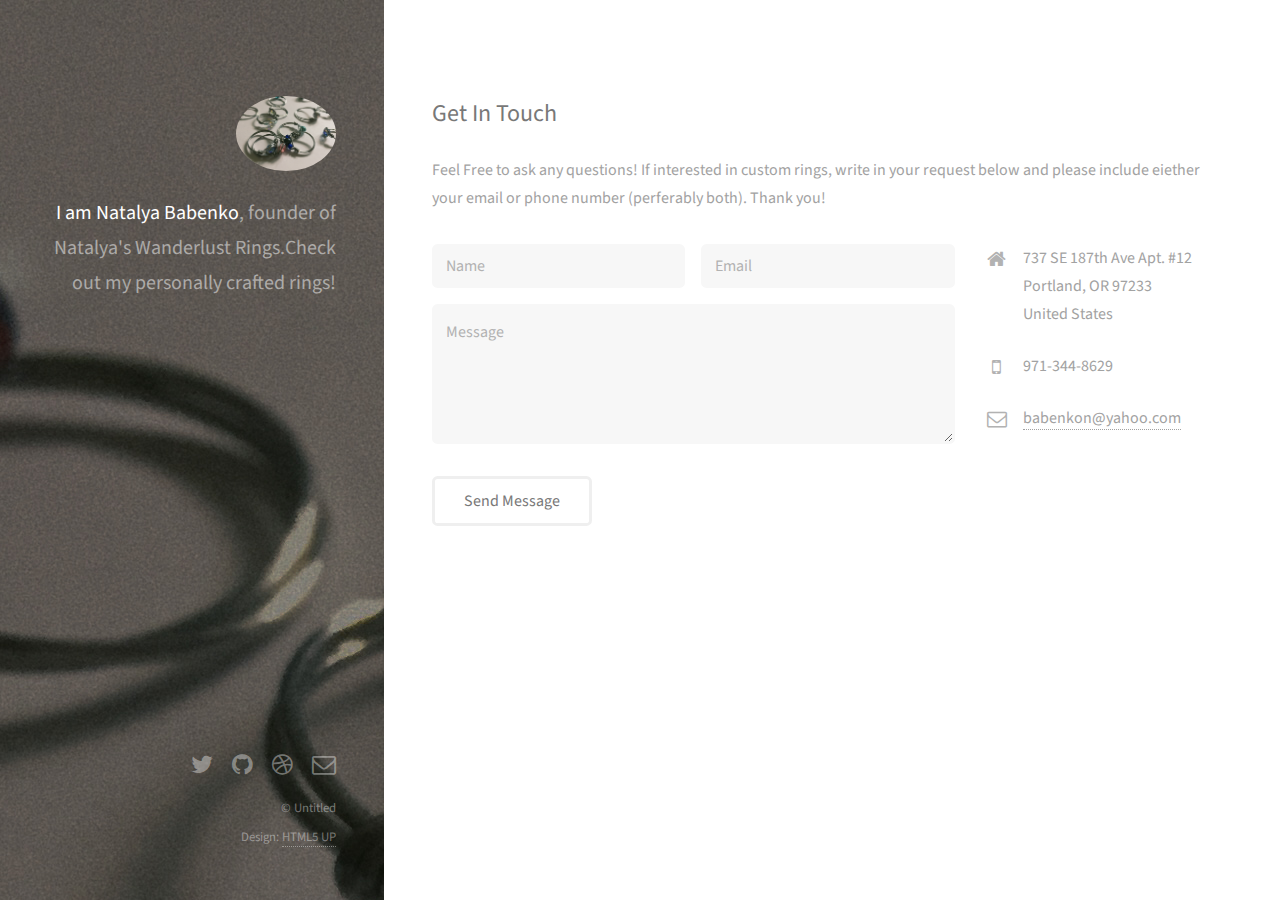
<file: Get in Touch.html>
<!DOCTYPE HTML>
<!--
	Strata by HTML5 UP
	html5up.net | @ajlkn
	Free for personal and commercial use under the CCA 3.0 license (html5up.net/license)
-->
<html>
	<head>
		<title>Natalya's Wanderlust Rings</title>
		<meta charset="utf-8" />
		<meta name="viewport" content="width=device-width, initial-scale=1" />
		<!--[if lte IE 8]><script src="assets/js/ie/html5shiv.js"></script><![endif]-->
		<link rel="stylesheet" href="assets/css/main.css" />
		<!--[if lte IE 8]><link rel="stylesheet" href="assets/css/ie8.css" /><![endif]-->
	</head>
	<body id="top">

		<!-- Header -->
			<header id="header">
				<div class="inner">
					<a href="index.html" class="image avatar"><img src="images/image1.jpeg" alt="" /></a>
					<h1><strong>I am Natalya Babenko</strong>, founder of Natalya's Wanderlust Rings.<br />Check out my personally crafted rings!
					<br />
				</div>
			</header>

		<!-- Main -->
			<div id="main">

				<!-- Three -->
					<section id="three">
						<h2>Get In Touch</h2>
						<p>Feel Free to ask any questions! If interested in custom rings, write in your request below and please include eiether your email or phone number (perferably both). Thank you! </p>
						<div class="row">
							<div class="8u 12u$(small)">
								<form method="post" action="#">
									<div class="row uniform 50%">
										<div class="6u 12u$(xsmall)"><input type="text" name="name" id="name" placeholder="Name" /></div>
										<div class="6u$ 12u$(xsmall)"><input type="email" name="email" id="email" placeholder="Email" /></div>
										<div class="12u$"><textarea name="message" id="message" placeholder="Message" rows="4"></textarea></div>
									</div>
								</form>
								<ul class="actions">
									<li><input type="submit" value="Send Message" /></li>
								</ul>
							</div>
							<div class="4u$ 12u$(small)">
								<ul class="labeled-icons">
									<li>
										<h3 class="icon fa-home"><span class="label">Address</span></h3>
										737 SE 187th Ave Apt. #12<br />
										Portland, OR 97233<br />
										United States
									</li>
									<li>
										<h3 class="icon fa-mobile"><span class="label">Phone</span></h3>
										971-344-8629									</li>
									<li>
										<h3 class="icon fa-envelope-o"><span class="label">Email</span></h3>
										<a href="#">babenkon@yahoo.com</a>
									</li>
								</ul>
							</div>
						</div>
					</section>

				<!-- Four -->
				<!--
					<section id="four">
						<h2>Elements</h2>

						<section>
							<h4>Text</h4>
							<p>This is <b>bold</b> and this is <strong>strong</strong>. This is <i>italic</i> and this is <em>emphasized</em>.
							This is <sup>superscript</sup> text and this is <sub>subscript</sub> text.
							This is <u>underlined</u> and this is code: <code>for (;;) { ... }</code>. Finally, <a href="#">this is a link</a>.</p>
							<hr />
							<header>
								<h4>Heading with a Subtitle</h4>
								<p>Lorem ipsum dolor sit amet nullam id egestas urna aliquam</p>
							</header>
							<p>Nunc lacinia ante nunc ac lobortis. Interdum adipiscing gravida odio porttitor sem non mi integer non faucibus ornare mi ut ante amet placerat aliquet. Volutpat eu sed ante lacinia sapien lorem accumsan varius montes viverra nibh in adipiscing blandit tempus accumsan.</p>
							<header>
								<h5>Heading with a Subtitle</h5>
								<p>Lorem ipsum dolor sit amet nullam id egestas urna aliquam</p>
							</header>
							<p>Nunc lacinia ante nunc ac lobortis. Interdum adipiscing gravida odio porttitor sem non mi integer non faucibus ornare mi ut ante amet placerat aliquet. Volutpat eu sed ante lacinia sapien lorem accumsan varius montes viverra nibh in adipiscing blandit tempus accumsan.</p>
							<hr />
							<h2>Heading Level 2</h2>
							<h3>Heading Level 3</h3>
							<h4>Heading Level 4</h4>
							<h5>Heading Level 5</h5>
							<h6>Heading Level 6</h6>
							<hr />
							<h5>Blockquote</h5>
							<blockquote>Fringilla nisl. Donec accumsan interdum nisi, quis tincidunt felis sagittis eget tempus euismod. Vestibulum ante ipsum primis in faucibus vestibulum. Blandit adipiscing eu felis iaculis volutpat ac adipiscing accumsan faucibus. Vestibulum ante ipsum primis in faucibus lorem ipsum dolor sit amet nullam adipiscing eu felis.</blockquote>
							<h5>Preformatted</h5>
							<pre><code>i = 0;

while (!deck.isInOrder()) {
print 'Iteration ' + i;
deck.shuffle();
i++;
}

print 'It took ' + i + ' iterations to sort the deck.';</code></pre>
						</section>

						<section>
							<h4>Lists</h4>
							<div class="row">
								<div class="6u 12u$(xsmall)">
									<h5>Unordered</h5>
									<ul>
										<li>Dolor pulvinar etiam magna etiam.</li>
										<li>Sagittis adipiscing lorem eleifend.</li>
										<li>Felis enim feugiat dolore viverra.</li>
									</ul>
									<h5>Alternate</h5>
									<ul class="alt">
										<li>Dolor pulvinar etiam magna etiam.</li>
										<li>Sagittis adipiscing lorem eleifend.</li>
										<li>Felis enim feugiat dolore viverra.</li>
									</ul>
								</div>
								<div class="6u$ 12u$(xsmall)">
									<h5>Ordered</h5>
									<ol>
										<li>Dolor pulvinar etiam magna etiam.</li>
										<li>Etiam vel felis at lorem sed viverra.</li>
										<li>Felis enim feugiat dolore viverra.</li>
										<li>Dolor pulvinar etiam magna etiam.</li>
										<li>Etiam vel felis at lorem sed viverra.</li>
										<li>Felis enim feugiat dolore viverra.</li>
									</ol>
									<h5>Icons</h5>
									<ul class="icons">
										<li><a href="#" class="icon fa-twitter"><span class="label">Twitter</span></a></li>
										<li><a href="#" class="icon fa-facebook"><span class="label">Facebook</span></a></li>
										<li><a href="#" class="icon fa-instagram"><span class="label">Instagram</span></a></li>
										<li><a href="#" class="icon fa-github"><span class="label">Github</span></a></li>
										<li><a href="#" class="icon fa-dribbble"><span class="label">Dribbble</span></a></li>
										<li><a href="#" class="icon fa-tumblr"><span class="label">Tumblr</span></a></li>
									</ul>
								</div>
							</div>
							<h5>Actions</h5>
							<ul class="actions">
								<li><a href="#" class="button special">Default</a></li>
								<li><a href="#" class="button">Default</a></li>
							</ul>
							<ul class="actions small">
								<li><a href="#" class="button special small">Small</a></li>
								<li><a href="#" class="button small">Small</a></li>
							</ul>
							<div class="row">
								<div class="6u 12u$(small)">
									<ul class="actions vertical">
										<li><a href="#" class="button special">Default</a></li>
										<li><a href="#" class="button">Default</a></li>
									</ul>
								</div>
								<div class="6u$ 12u$(small)">
									<ul class="actions vertical small">
										<li><a href="#" class="button special small">Small</a></li>
										<li><a href="#" class="button small">Small</a></li>
									</ul>
								</div>
								<div class="6u 12u$(small)">
									<ul class="actions vertical">
										<li><a href="#" class="button special fit">Default</a></li>
										<li><a href="#" class="button fit">Default</a></li>
									</ul>
								</div>
								<div class="6u$ 12u$(small)">
									<ul class="actions vertical small">
										<li><a href="#" class="button special small fit">Small</a></li>
										<li><a href="#" class="button small fit">Small</a></li>
									</ul>
								</div>
							</div>
						</section>

						<section>
							<h4>Table</h4>
							<h5>Default</h5>
							<div class="table-wrapper">
								<table>
									<thead>
										<tr>
											<th>Name</th>
											<th>Description</th>
											<th>Price</th>
										</tr>
									</thead>
									<tbody>
										<tr>
											<td>Item One</td>
											<td>Ante turpis integer aliquet porttitor.</td>
											<td>29.99</td>
										</tr>
										<tr>
											<td>Item Two</td>
											<td>Vis ac commodo adipiscing arcu aliquet.</td>
											<td>19.99</td>
										</tr>
										<tr>
											<td>Item Three</td>
											<td> Morbi faucibus arcu accumsan lorem.</td>
											<td>29.99</td>
										</tr>
										<tr>
											<td>Item Four</td>
											<td>Vitae integer tempus condimentum.</td>
											<td>19.99</td>
										</tr>
										<tr>
											<td>Item Five</td>
											<td>Ante turpis integer aliquet porttitor.</td>
											<td>29.99</td>
										</tr>
									</tbody>
									<tfoot>
										<tr>
											<td colspan="2"></td>
											<td>100.00</td>
										</tr>
									</tfoot>
								</table>
							</div>

							<h5>Alternate</h5>
							<div class="table-wrapper">
								<table class="alt">
									<thead>
										<tr>
											<th>Name</th>
											<th>Description</th>
											<th>Price</th>
										</tr>
									</thead>
									<tbody>
										<tr>
											<td>Item One</td>
											<td>Ante turpis integer aliquet porttitor.</td>
											<td>29.99</td>
										</tr>
										<tr>
											<td>Item Two</td>
											<td>Vis ac commodo adipiscing arcu aliquet.</td>
											<td>19.99</td>
										</tr>
										<tr>
											<td>Item Three</td>
											<td> Morbi faucibus arcu accumsan lorem.</td>
											<td>29.99</td>
										</tr>
										<tr>
											<td>Item Four</td>
											<td>Vitae integer tempus condimentum.</td>
											<td>19.99</td>
										</tr>
										<tr>
											<td>Item Five</td>
											<td>Ante turpis integer aliquet porttitor.</td>
											<td>29.99</td>
										</tr>
									</tbody>
									<tfoot>
										<tr>
											<td colspan="2"></td>
											<td>100.00</td>
										</tr>
									</tfoot>
								</table>
							</div>
						</section>

						<section>
							<h4>Buttons</h4>
							<ul class="actions">
								<li><a href="#" class="button special">Special</a></li>
								<li><a href="#" class="button">Default</a></li>
							</ul>
							<ul class="actions">
								<li><a href="#" class="button big">Big</a></li>
								<li><a href="#" class="button">Default</a></li>
								<li><a href="#" class="button small">Small</a></li>
							</ul>
							<ul class="actions fit">
								<li><a href="#" class="button special fit">Fit</a></li>
								<li><a href="#" class="button fit">Fit</a></li>
							</ul>
							<ul class="actions fit small">
								<li><a href="#" class="button special fit small">Fit + Small</a></li>
								<li><a href="#" class="button fit small">Fit + Small</a></li>
							</ul>
							<ul class="actions">
								<li><a href="#" class="button special icon fa-download">Icon</a></li>
								<li><a href="#" class="button icon fa-download">Icon</a></li>
							</ul>
							<ul class="actions">
								<li><span class="button special disabled">Special</span></li>
								<li><span class="button disabled">Default</span></li>
							</ul>
						</section>

						<section>
							<h4>Form</h4>
							<form method="post" action="#">
								<div class="row uniform 50%">
									<div class="6u 12u$(xsmall)">
										<input type="text" name="demo-name" id="demo-name" value="" placeholder="Name" />
									</div>
									<div class="6u$ 12u$(xsmall)">
										<input type="email" name="demo-email" id="demo-email" value="" placeholder="Email" />
									</div>
									<div class="12u$">
										<div class="select-wrapper">
											<select name="demo-category" id="demo-category">
												<option value="">- Category -</option>
												<option value="1">Manufacturing</option>
												<option value="1">Shipping</option>
												<option value="1">Administration</option>
												<option value="1">Human Resources</option>
											</select>
										</div>
									</div>
									<div class="4u 12u$(small)">
										<input type="radio" id="demo-priority-low" name="demo-priority" checked>
										<label for="demo-priority-low">Low Priority</label>
									</div>
									<div class="4u 12u$(small)">
										<input type="radio" id="demo-priority-normal" name="demo-priority">
										<label for="demo-priority-normal">Normal Priority</label>
									</div>
									<div class="4u$ 12u(small)">
										<input type="radio" id="demo-priority-high" name="demo-priority">
										<label for="demo-priority-high">High Priority</label>
									</div>
									<div class="6u 12u$(small)">
										<input type="checkbox" id="demo-copy" name="demo-copy">
										<label for="demo-copy">Email me a copy of this message</label>
									</div>
									<div class="6u$ 12u$(small)">
										<input type="checkbox" id="demo-human" name="demo-human" checked>
										<label for="demo-human">I am a human and not a robot</label>
									</div>
									<div class="12u$">
										<textarea name="demo-message" id="demo-message" placeholder="Enter your message" rows="6"></textarea>
									</div>
									<div class="12u$">
										<ul class="actions">
											<li><input type="submit" value="Send Message" class="special" /></li>
											<li><input type="reset" value="Reset" /></li>
										</ul>
									</div>
								</div>
							</form>
						</section>

						<section>
							<h4>Image</h4>
							<h5>Fit</h5>
							<div class="box alt">
								<div class="row 50% uniform">
									<div class="12u$"><span class="image fit"><img src="images/fulls/05.jpg" alt="" /></span></div>
									<div class="4u"><span class="image fit"><img src="images/thumbs/01.jpg" alt="" /></span></div>
									<div class="4u"><span class="image fit"><img src="images/thumbs/02.jpg" alt="" /></span></div>
									<div class="4u$"><span class="image fit"><img src="images/thumbs/03.jpg" alt="" /></span></div>
									<div class="4u"><span class="image fit"><img src="images/thumbs/04.jpg" alt="" /></span></div>
									<div class="4u"><span class="image fit"><img src="images/thumbs/05.jpg" alt="" /></span></div>
									<div class="4u$"><span class="image fit"><img src="images/thumbs/06.jpg" alt="" /></span></div>
									<div class="4u"><span class="image fit"><img src="images/thumbs/03.jpg" alt="" /></span></div>
									<div class="4u"><span class="image fit"><img src="images/thumbs/02.jpg" alt="" /></span></div>
									<div class="4u$"><span class="image fit"><img src="images/thumbs/01.jpg" alt="" /></span></div>
								</div>
							</div>
							<h5>Left &amp; Right</h5>
							<p><span class="image left"><img src="images/avatar.jpg" alt="" /></span>Fringilla nisl. Donec accumsan interdum nisi, quis tincidunt felis sagittis eget. tempus euismod. Vestibulum ante ipsum primis in faucibus vestibulum. Blandit adipiscing eu felis iaculis volutpat ac adipiscing accumsan eu faucibus. Integer ac pellentesque praesent tincidunt felis sagittis eget. tempus euismod. Vestibulum ante ipsum primis in faucibus vestibulum. Blandit adipiscing eu felis iaculis volutpat ac adipiscing accumsan eu faucibus. Integer ac pellentesque praesent. Donec accumsan interdum nisi, quis tincidunt felis sagittis eget. tempus euismod. Vestibulum ante ipsum primis in faucibus vestibulum. Blandit adipiscing eu felis iaculis volutpat ac adipiscing accumsan eu faucibus. Integer ac pellentesque praesent tincidunt felis sagittis eget. tempus euismod. Vestibulum ante ipsum primis in faucibus vestibulum. Blandit adipiscing eu felis iaculis volutpat ac adipiscing accumsan eu faucibus. Integer ac pellentesque praesent.</p>
							<p><span class="image right"><img src="images/avatar.jpg" alt="" /></span>Fringilla nisl. Donec accumsan interdum nisi, quis tincidunt felis sagittis eget. tempus euismod. Vestibulum ante ipsum primis in faucibus vestibulum. Blandit adipiscing eu felis iaculis volutpat ac adipiscing accumsan eu faucibus. Integer ac pellentesque praesent tincidunt felis sagittis eget. tempus euismod. Vestibulum ante ipsum primis in faucibus vestibulum. Blandit adipiscing eu felis iaculis volutpat ac adipiscing accumsan eu faucibus. Integer ac pellentesque praesent. Donec accumsan interdum nisi, quis tincidunt felis sagittis eget. tempus euismod. Vestibulum ante ipsum primis in faucibus vestibulum. Blandit adipiscing eu felis iaculis volutpat ac adipiscing accumsan eu faucibus. Integer ac pellentesque praesent tincidunt felis sagittis eget. tempus euismod. Vestibulum ante ipsum primis in faucibus vestibulum. Blandit adipiscing eu felis iaculis volutpat ac adipiscing accumsan eu faucibus. Integer ac pellentesque praesent.</p>
						</section>

					</section>
				-->

			</div>

		<!-- Footer -->
			<footer id="footer">
				<div class="inner">
					<ul class="icons">
						<li><a href="#" class="icon fa-twitter"><span class="label">Twitter</span></a></li>
						<li><a href="#" class="icon fa-github"><span class="label">Github</span></a></li>
						<li><a href="#" class="icon fa-dribbble"><span class="label">Dribbble</span></a></li>
						<li><a href="#" class="icon fa-envelope-o"><span class="label">Email</span></a></li>
					</ul>
					<ul class="copyright">
						<li>&copy; Untitled</li><li>Design: <a href="http://html5up.net">HTML5 UP</a></li>
					</ul>
				</div>
			</footer>

		<!-- Scripts -->
			<script src="assets/js/jquery.min.js"></script>
			<script src="assets/js/jquery.poptrox.min.js"></script>
			<script src="assets/js/skel.min.js"></script>
			<script src="assets/js/util.js"></script>
			<!--[if lte IE 8]><script src="assets/js/ie/respond.min.js"></script><![endif]-->
			<script src="assets/js/main.js"></script>

	</body>
</html>
</file>
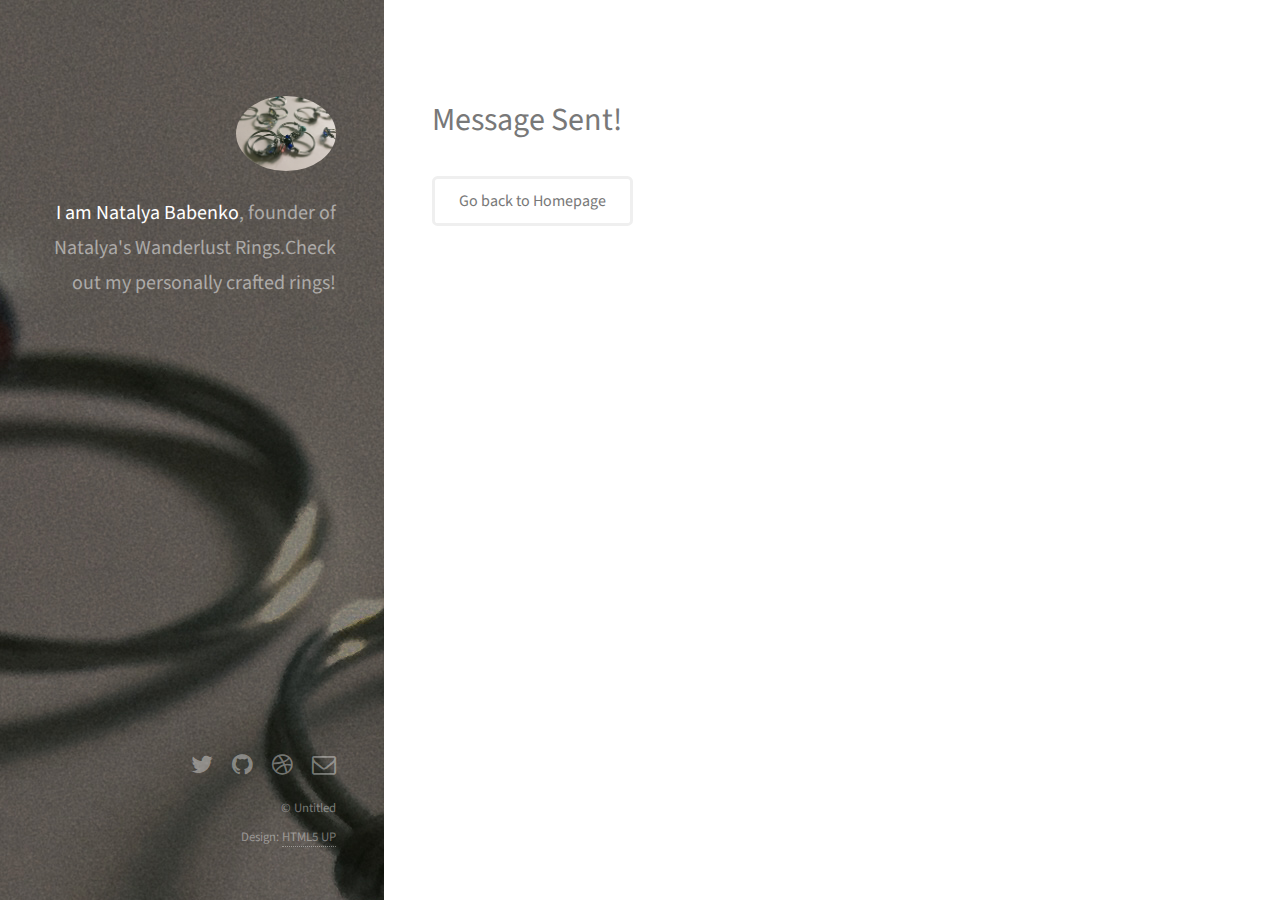
<file: Message.html>
<!DOCTYPE HTML>
<!--
	Strata by HTML5 UP
	html5up.net | @ajlkn
	Free for personal and commercial use under the CCA 3.0 license (html5up.net/license)
-->
<html>
	<head>
		<title>Natalya's Wanderlust Rings</title>
		<meta charset="utf-8" />
		<meta name="viewport" content="width=device-width, initial-scale=1" />
		<!--[if lte IE 8]><script src="assets/js/ie/html5shiv.js"></script><![endif]-->
		<link rel="stylesheet" href="assets/css/main.css" />
		<!--[if lte IE 8]><link rel="stylesheet" href="assets/css/ie8.css" /><![endif]-->
	</head>
	<body id="top">

		<!-- Header -->
			<header id="header">
				<div class="inner">
					<a href="#" class="image avatar"><img src="images/image1.jpeg" alt="" /></a>
					<h1><strong>I am Natalya Babenko</strong>, founder of Natalya's Wanderlust Rings.<br />Check out my personally crafted rings!
					<br />
				</div>
			</header>

		<!-- Main -->
			<div id="main">

				<!-- One -->
					<section id="one">
						<header class="major">
							<h2>Message Sent!</h2>
						</header>
						<ul class="actions">
							<li><a href="index.html" class="button">Go back to Homepage</a></li>
						</ul>
					</section>

				<!-- Four -->
				<!--
					<section id="four">
						<h2>Elements</h2>

						<section>
							<h4>Text</h4>
							<p>This is <b>bold</b> and this is <strong>strong</strong>. This is <i>italic</i> and this is <em>emphasized</em>.
							This is <sup>superscript</sup> text and this is <sub>subscript</sub> text.
							This is <u>underlined</u> and this is code: <code>for (;;) { ... }</code>. Finally, <a href="#">this is a link</a>.</p>
							<hr />
							<header>
								<h4>Heading with a Subtitle</h4>
								<p>Lorem ipsum dolor sit amet nullam id egestas urna aliquam</p>
							</header>
							<p>Nunc lacinia ante nunc ac lobortis. Interdum adipiscing gravida odio porttitor sem non mi integer non faucibus ornare mi ut ante amet placerat aliquet. Volutpat eu sed ante lacinia sapien lorem accumsan varius montes viverra nibh in adipiscing blandit tempus accumsan.</p>
							<header>
								<h5>Heading with a Subtitle</h5>
								<p>Lorem ipsum dolor sit amet nullam id egestas urna aliquam</p>
							</header>
							<p>Nunc lacinia ante nunc ac lobortis. Interdum adipiscing gravida odio porttitor sem non mi integer non faucibus ornare mi ut ante amet placerat aliquet. Volutpat eu sed ante lacinia sapien lorem accumsan varius montes viverra nibh in adipiscing blandit tempus accumsan.</p>
							<hr />
							<h2>Heading Level 2</h2>
							<h3>Heading Level 3</h3>
							<h4>Heading Level 4</h4>
							<h5>Heading Level 5</h5>
							<h6>Heading Level 6</h6>
							<hr />
							<h5>Blockquote</h5>
							<blockquote>Fringilla nisl. Donec accumsan interdum nisi, quis tincidunt felis sagittis eget tempus euismod. Vestibulum ante ipsum primis in faucibus vestibulum. Blandit adipiscing eu felis iaculis volutpat ac adipiscing accumsan faucibus. Vestibulum ante ipsum primis in faucibus lorem ipsum dolor sit amet nullam adipiscing eu felis.</blockquote>
							<h5>Preformatted</h5>
							<pre><code>i = 0;

while (!deck.isInOrder()) {
print 'Iteration ' + i;
deck.shuffle();
i++;
}

print 'It took ' + i + ' iterations to sort the deck.';</code></pre>
						</section>

						<section>
							<h4>Lists</h4>
							<div class="row">
								<div class="6u 12u$(xsmall)">
									<h5>Unordered</h5>
									<ul>
										<li>Dolor pulvinar etiam magna etiam.</li>
										<li>Sagittis adipiscing lorem eleifend.</li>
										<li>Felis enim feugiat dolore viverra.</li>
									</ul>
									<h5>Alternate</h5>
									<ul class="alt">
										<li>Dolor pulvinar etiam magna etiam.</li>
										<li>Sagittis adipiscing lorem eleifend.</li>
										<li>Felis enim feugiat dolore viverra.</li>
									</ul>
								</div>
								<div class="6u$ 12u$(xsmall)">
									<h5>Ordered</h5>
									<ol>
										<li>Dolor pulvinar etiam magna etiam.</li>
										<li>Etiam vel felis at lorem sed viverra.</li>
										<li>Felis enim feugiat dolore viverra.</li>
										<li>Dolor pulvinar etiam magna etiam.</li>
										<li>Etiam vel felis at lorem sed viverra.</li>
										<li>Felis enim feugiat dolore viverra.</li>
									</ol>
									<h5>Icons</h5>
									<ul class="icons">
										<li><a href="#" class="icon fa-twitter"><span class="label">Twitter</span></a></li>
										<li><a href="#" class="icon fa-facebook"><span class="label">Facebook</span></a></li>
										<li><a href="#" class="icon fa-instagram"><span class="label">Instagram</span></a></li>
										<li><a href="#" class="icon fa-github"><span class="label">Github</span></a></li>
										<li><a href="#" class="icon fa-dribbble"><span class="label">Dribbble</span></a></li>
										<li><a href="#" class="icon fa-tumblr"><span class="label">Tumblr</span></a></li>
									</ul>
								</div>
							</div>
							<h5>Actions</h5>
							<ul class="actions">
								<li><a href="#" class="button special">Default</a></li>
								<li><a href="#" class="button">Default</a></li>
							</ul>
							<ul class="actions small">
								<li><a href="#" class="button special small">Small</a></li>
								<li><a href="#" class="button small">Small</a></li>
							</ul>
							<div class="row">
								<div class="6u 12u$(small)">
									<ul class="actions vertical">
										<li><a href="#" class="button special">Default</a></li>
										<li><a href="#" class="button">Default</a></li>
									</ul>
								</div>
								<div class="6u$ 12u$(small)">
									<ul class="actions vertical small">
										<li><a href="#" class="button special small">Small</a></li>
										<li><a href="#" class="button small">Small</a></li>
									</ul>
								</div>
								<div class="6u 12u$(small)">
									<ul class="actions vertical">
										<li><a href="#" class="button special fit">Default</a></li>
										<li><a href="#" class="button fit">Default</a></li>
									</ul>
								</div>
								<div class="6u$ 12u$(small)">
									<ul class="actions vertical small">
										<li><a href="#" class="button special small fit">Small</a></li>
										<li><a href="#" class="button small fit">Small</a></li>
									</ul>
								</div>
							</div>
						</section>

						<section>
							<h4>Table</h4>
							<h5>Default</h5>
							<div class="table-wrapper">
								<table>
									<thead>
										<tr>
											<th>Name</th>
											<th>Description</th>
											<th>Price</th>
										</tr>
									</thead>
									<tbody>
										<tr>
											<td>Item One</td>
											<td>Ante turpis integer aliquet porttitor.</td>
											<td>29.99</td>
										</tr>
										<tr>
											<td>Item Two</td>
											<td>Vis ac commodo adipiscing arcu aliquet.</td>
											<td>19.99</td>
										</tr>
										<tr>
											<td>Item Three</td>
											<td> Morbi faucibus arcu accumsan lorem.</td>
											<td>29.99</td>
										</tr>
										<tr>
											<td>Item Four</td>
											<td>Vitae integer tempus condimentum.</td>
											<td>19.99</td>
										</tr>
										<tr>
											<td>Item Five</td>
											<td>Ante turpis integer aliquet porttitor.</td>
											<td>29.99</td>
										</tr>
									</tbody>
									<tfoot>
										<tr>
											<td colspan="2"></td>
											<td>100.00</td>
										</tr>
									</tfoot>
								</table>
							</div>

							<h5>Alternate</h5>
							<div class="table-wrapper">
								<table class="alt">
									<thead>
										<tr>
											<th>Name</th>
											<th>Description</th>
											<th>Price</th>
										</tr>
									</thead>
									<tbody>
										<tr>
											<td>Item One</td>
											<td>Ante turpis integer aliquet porttitor.</td>
											<td>29.99</td>
										</tr>
										<tr>
											<td>Item Two</td>
											<td>Vis ac commodo adipiscing arcu aliquet.</td>
											<td>19.99</td>
										</tr>
										<tr>
											<td>Item Three</td>
											<td> Morbi faucibus arcu accumsan lorem.</td>
											<td>29.99</td>
										</tr>
										<tr>
											<td>Item Four</td>
											<td>Vitae integer tempus condimentum.</td>
											<td>19.99</td>
										</tr>
										<tr>
											<td>Item Five</td>
											<td>Ante turpis integer aliquet porttitor.</td>
											<td>29.99</td>
										</tr>
									</tbody>
									<tfoot>
										<tr>
											<td colspan="2"></td>
											<td>100.00</td>
										</tr>
									</tfoot>
								</table>
							</div>
						</section>

						<section>
							<h4>Buttons</h4>
							<ul class="actions">
								<li><a href="#" class="button special">Special</a></li>
								<li><a href="#" class="button">Default</a></li>
							</ul>
							<ul class="actions">
								<li><a href="#" class="button big">Big</a></li>
								<li><a href="#" class="button">Default</a></li>
								<li><a href="#" class="button small">Small</a></li>
							</ul>
							<ul class="actions fit">
								<li><a href="#" class="button special fit">Fit</a></li>
								<li><a href="#" class="button fit">Fit</a></li>
							</ul>
							<ul class="actions fit small">
								<li><a href="#" class="button special fit small">Fit + Small</a></li>
								<li><a href="#" class="button fit small">Fit + Small</a></li>
							</ul>
							<ul class="actions">
								<li><a href="#" class="button special icon fa-download">Icon</a></li>
								<li><a href="#" class="button icon fa-download">Icon</a></li>
							</ul>
							<ul class="actions">
								<li><span class="button special disabled">Special</span></li>
								<li><span class="button disabled">Default</span></li>
							</ul>
						</section>

						<section>
							<h4>Form</h4>
							<form method="post" action="#">
								<div class="row uniform 50%">
									<div class="6u 12u$(xsmall)">
										<input type="text" name="demo-name" id="demo-name" value="" placeholder="Name" />
									</div>
									<div class="6u$ 12u$(xsmall)">
										<input type="email" name="demo-email" id="demo-email" value="" placeholder="Email" />
									</div>
									<div class="12u$">
										<div class="select-wrapper">
											<select name="demo-category" id="demo-category">
												<option value="">- Category -</option>
												<option value="1">Manufacturing</option>
												<option value="1">Shipping</option>
												<option value="1">Administration</option>
												<option value="1">Human Resources</option>
											</select>
										</div>
									</div>
									<div class="4u 12u$(small)">
										<input type="radio" id="demo-priority-low" name="demo-priority" checked>
										<label for="demo-priority-low">Low Priority</label>
									</div>
									<div class="4u 12u$(small)">
										<input type="radio" id="demo-priority-normal" name="demo-priority">
										<label for="demo-priority-normal">Normal Priority</label>
									</div>
									<div class="4u$ 12u(small)">
										<input type="radio" id="demo-priority-high" name="demo-priority">
										<label for="demo-priority-high">High Priority</label>
									</div>
									<div class="6u 12u$(small)">
										<input type="checkbox" id="demo-copy" name="demo-copy">
										<label for="demo-copy">Email me a copy of this message</label>
									</div>
									<div class="6u$ 12u$(small)">
										<input type="checkbox" id="demo-human" name="demo-human" checked>
										<label for="demo-human">I am a human and not a robot</label>
									</div>
									<div class="12u$">
										<textarea name="demo-message" id="demo-message" placeholder="Enter your message" rows="6"></textarea>
									</div>
									<div class="12u$">
										<ul class="actions">
											<li><input type="submit" value="Send Message" class="special" /></li>
											<li><input type="reset" value="Reset" /></li>
										</ul>
									</div>
								</div>
							</form>
						</section>

						<section>
							<h4>Image</h4>
							<h5>Fit</h5>
							<div class="box alt">
								<div class="row 50% uniform">
									<div class="12u$"><span class="image fit"><img src="images/fulls/05.jpg" alt="" /></span></div>
									<div class="4u"><span class="image fit"><img src="images/thumbs/01.jpg" alt="" /></span></div>
									<div class="4u"><span class="image fit"><img src="images/thumbs/02.jpg" alt="" /></span></div>
									<div class="4u$"><span class="image fit"><img src="images/thumbs/03.jpg" alt="" /></span></div>
									<div class="4u"><span class="image fit"><img src="images/thumbs/04.jpg" alt="" /></span></div>
									<div class="4u"><span class="image fit"><img src="images/thumbs/05.jpg" alt="" /></span></div>
									<div class="4u$"><span class="image fit"><img src="images/thumbs/06.jpg" alt="" /></span></div>
									<div class="4u"><span class="image fit"><img src="images/thumbs/03.jpg" alt="" /></span></div>
									<div class="4u"><span class="image fit"><img src="images/thumbs/02.jpg" alt="" /></span></div>
									<div class="4u$"><span class="image fit"><img src="images/thumbs/01.jpg" alt="" /></span></div>
								</div>
							</div>
							<h5>Left &amp; Right</h5>
							<p><span class="image left"><img src="images/avatar.jpg" alt="" /></span>Fringilla nisl. Donec accumsan interdum nisi, quis tincidunt felis sagittis eget. tempus euismod. Vestibulum ante ipsum primis in faucibus vestibulum. Blandit adipiscing eu felis iaculis volutpat ac adipiscing accumsan eu faucibus. Integer ac pellentesque praesent tincidunt felis sagittis eget. tempus euismod. Vestibulum ante ipsum primis in faucibus vestibulum. Blandit adipiscing eu felis iaculis volutpat ac adipiscing accumsan eu faucibus. Integer ac pellentesque praesent. Donec accumsan interdum nisi, quis tincidunt felis sagittis eget. tempus euismod. Vestibulum ante ipsum primis in faucibus vestibulum. Blandit adipiscing eu felis iaculis volutpat ac adipiscing accumsan eu faucibus. Integer ac pellentesque praesent tincidunt felis sagittis eget. tempus euismod. Vestibulum ante ipsum primis in faucibus vestibulum. Blandit adipiscing eu felis iaculis volutpat ac adipiscing accumsan eu faucibus. Integer ac pellentesque praesent.</p>
							<p><span class="image right"><img src="images/avatar.jpg" alt="" /></span>Fringilla nisl. Donec accumsan interdum nisi, quis tincidunt felis sagittis eget. tempus euismod. Vestibulum ante ipsum primis in faucibus vestibulum. Blandit adipiscing eu felis iaculis volutpat ac adipiscing accumsan eu faucibus. Integer ac pellentesque praesent tincidunt felis sagittis eget. tempus euismod. Vestibulum ante ipsum primis in faucibus vestibulum. Blandit adipiscing eu felis iaculis volutpat ac adipiscing accumsan eu faucibus. Integer ac pellentesque praesent. Donec accumsan interdum nisi, quis tincidunt felis sagittis eget. tempus euismod. Vestibulum ante ipsum primis in faucibus vestibulum. Blandit adipiscing eu felis iaculis volutpat ac adipiscing accumsan eu faucibus. Integer ac pellentesque praesent tincidunt felis sagittis eget. tempus euismod. Vestibulum ante ipsum primis in faucibus vestibulum. Blandit adipiscing eu felis iaculis volutpat ac adipiscing accumsan eu faucibus. Integer ac pellentesque praesent.</p>
						</section>

					</section>
				-->

			</div>

		<!-- Footer -->
			<footer id="footer">
				<div class="inner">
					<ul class="icons">
						<li><a href="#" class="icon fa-twitter"><span class="label">Twitter</span></a></li>
						<li><a href="#" class="icon fa-github"><span class="label">Github</span></a></li>
						<li><a href="#" class="icon fa-dribbble"><span class="label">Dribbble</span></a></li>
						<li><a href="#" class="icon fa-envelope-o"><span class="label">Email</span></a></li>
					</ul>
					<ul class="copyright">
						<li>&copy; Untitled</li><li>Design: <a href="http://html5up.net">HTML5 UP</a></li>
					</ul>
				</div>
			</footer>

		<!-- Scripts -->
			<script src="assets/js/jquery.min.js"></script>
			<script src="assets/js/jquery.poptrox.min.js"></script>
			<script src="assets/js/skel.min.js"></script>
			<script src="assets/js/util.js"></script>
			<!--[if lte IE 8]><script src="assets/js/ie/respond.min.js"></script><![endif]-->
			<script src="assets/js/main.js"></script>

	</body>
</html>
</file>
<file: assets/css/main.css>
@import url("font-awesome.min.css");
@import url("https://fonts.googleapis.com/css?family=Source+Sans+Pro:400,400italic");

/*
	Strata by HTML5 UP
	html5up.net | @ajlkn
	Free for personal and commercial use under the CCA 3.0 license (html5up.net/license)
*/

/* Reset */

	html, body, div, span, applet, object, iframe, h1, h2, h3, h4, h5, h6, p, blockquote, pre, a, abbr, acronym, address, big, cite, code, del, dfn, em, img, ins, kbd, q, s, samp, small, strike, strong, sub, sup, tt, var, b, u, i, center, dl, dt, dd, ol, ul, li, fieldset, form, label, legend, table, caption, tbody, tfoot, thead, tr, th, td, article, aside, canvas, details, embed, figure, figcaption, footer, header, hgroup, menu, nav, output, ruby, section, summary, time, mark, audio, video {
		margin: 0;
		padding: 0;
		border: 0;
		font-size: 100%;
		font: inherit;
		vertical-align: baseline;
	}

	article, aside, details, figcaption, figure, footer, header, hgroup, menu, nav, section {
		display: block;
	}

	body {
		line-height: 1;
	}

	ol, ul {
		list-style: none;
	}

	blockquote, q {
		quotes: none;
	}

	blockquote:before, blockquote:after, q:before, q:after {
		content: '';
		content: none;
	}

	table {
		border-collapse: collapse;
		border-spacing: 0;
	}

	body {
		-webkit-text-size-adjust: none;
	}

/* Box Model */

	*, *:before, *:after {
		-moz-box-sizing: border-box;
		-webkit-box-sizing: border-box;
		box-sizing: border-box;
	}

/* Containers */

	.container {
		margin-left: auto;
		margin-right: auto;
	}

	.container.\31 25\25 {
		width: 100%;
		max-width: 1200px;
		min-width: 960px;
	}

	.container.\37 5\25 {
		width: 720px;
	}

	.container.\35 0\25 {
		width: 480px;
	}

	.container.\32 5\25 {
		width: 240px;
	}

	.container {
		width: 960px;
	}

	@media screen and (max-width: 1800px) {

		.container.\31 25\25 {
			width: 100%;
			max-width: 1200px;
			min-width: 960px;
		}

		.container.\37 5\25 {
			width: 720px;
		}

		.container.\35 0\25 {
			width: 480px;
		}

		.container.\32 5\25 {
			width: 240px;
		}

		.container {
			width: 960px;
		}

	}

	@media screen and (max-width: 1280px) {

		.container.\31 25\25 {
			width: 100%;
			max-width: 1200px;
			min-width: 960px;
		}

		.container.\37 5\25 {
			width: 720px;
		}

		.container.\35 0\25 {
			width: 480px;
		}

		.container.\32 5\25 {
			width: 240px;
		}

		.container {
			width: 960px;
		}

	}

	@media screen and (max-width: 980px) {

		.container.\31 25\25 {
			width: 100%;
			max-width: 1200px;
			min-width: 960px;
		}

		.container.\37 5\25 {
			width: 720px;
		}

		.container.\35 0\25 {
			width: 480px;
		}

		.container.\32 5\25 {
			width: 240px;
		}

		.container {
			width: 960px;
		}

	}

	@media screen and (max-width: 736px) {

		.container.\31 25\25 {
			width: 100%;
			max-width: 1200px;
			min-width: 960px;
		}

		.container.\37 5\25 {
			width: 720px;
		}

		.container.\35 0\25 {
			width: 480px;
		}

		.container.\32 5\25 {
			width: 240px;
		}

		.container {
			width: 960px;
		}

	}

	@media screen and (max-width: 480px) {

		.container.\31 25\25 {
			width: 100%;
			max-width: 1200px;
			min-width: 960px;
		}

		.container.\37 5\25 {
			width: 720px;
		}

		.container.\35 0\25 {
			width: 480px;
		}

		.container.\32 5\25 {
			width: 240px;
		}

		.container {
			width: 960px;
		}

	}

/* Grid */

	.row {
		border-bottom: solid 1px transparent;
		-moz-box-sizing: border-box;
		-webkit-box-sizing: border-box;
		box-sizing: border-box;
	}

	.row > * {
		float: left;
		-moz-box-sizing: border-box;
		-webkit-box-sizing: border-box;
		box-sizing: border-box;
	}

	.row:after, .row:before {
		content: '';
		display: block;
		clear: both;
		height: 0;
	}

	.row.uniform > * > :first-child {
		margin-top: 0;
	}

	.row.uniform > * > :last-child {
		margin-bottom: 0;
	}

	.row.\30 \25 > * {
		padding: 0 0 0 0em;
	}

	.row.\30 \25 {
		margin: 0 0 -1px 0em;
	}

	.row.uniform.\30 \25 > * {
		padding: 0em 0 0 0em;
	}

	.row.uniform.\30 \25 {
		margin: 0em 0 -1px 0em;
	}

	.row > * {
		padding: 0 0 0 2.5em;
	}

	.row {
		margin: 0 0 -1px -2.5em;
	}

	.row.uniform > * {
		padding: 2.5em 0 0 2.5em;
	}

	.row.uniform {
		margin: -2.5em 0 -1px -2.5em;
	}

	.row.\32 00\25 > * {
		padding: 0 0 0 5em;
	}

	.row.\32 00\25 {
		margin: 0 0 -1px -5em;
	}

	.row.uniform.\32 00\25 > * {
		padding: 5em 0 0 5em;
	}

	.row.uniform.\32 00\25 {
		margin: -5em 0 -1px -5em;
	}

	.row.\31 50\25 > * {
		padding: 0 0 0 3.75em;
	}

	.row.\31 50\25 {
		margin: 0 0 -1px -3.75em;
	}

	.row.uniform.\31 50\25 > * {
		padding: 3.75em 0 0 3.75em;
	}

	.row.uniform.\31 50\25 {
		margin: -3.75em 0 -1px -3.75em;
	}

	.row.\35 0\25 > * {
		padding: 0 0 0 1.25em;
	}

	.row.\35 0\25 {
		margin: 0 0 -1px -1.25em;
	}

	.row.uniform.\35 0\25 > * {
		padding: 1.25em 0 0 1.25em;
	}

	.row.uniform.\35 0\25 {
		margin: -1.25em 0 -1px -1.25em;
	}

	.row.\32 5\25 > * {
		padding: 0 0 0 0.625em;
	}

	.row.\32 5\25 {
		margin: 0 0 -1px -0.625em;
	}

	.row.uniform.\32 5\25 > * {
		padding: 0.625em 0 0 0.625em;
	}

	.row.uniform.\32 5\25 {
		margin: -0.625em 0 -1px -0.625em;
	}

	.\31 2u, .\31 2u\24 {
		width: 100%;
		clear: none;
		margin-left: 0;
	}

	.\31 1u, .\31 1u\24 {
		width: 91.6666666667%;
		clear: none;
		margin-left: 0;
	}

	.\31 0u, .\31 0u\24 {
		width: 83.3333333333%;
		clear: none;
		margin-left: 0;
	}

	.\39 u, .\39 u\24 {
		width: 75%;
		clear: none;
		margin-left: 0;
	}

	.\38 u, .\38 u\24 {
		width: 66.6666666667%;
		clear: none;
		margin-left: 0;
	}

	.\37 u, .\37 u\24 {
		width: 58.3333333333%;
		clear: none;
		margin-left: 0;
	}

	.\36 u, .\36 u\24 {
		width: 50%;
		clear: none;
		margin-left: 0;
	}

	.\35 u, .\35 u\24 {
		width: 41.6666666667%;
		clear: none;
		margin-left: 0;
	}

	.\34 u, .\34 u\24 {
		width: 33.3333333333%;
		clear: none;
		margin-left: 0;
	}

	.\33 u, .\33 u\24 {
		width: 25%;
		clear: none;
		margin-left: 0;
	}

	.\32 u, .\32 u\24 {
		width: 16.6666666667%;
		clear: none;
		margin-left: 0;
	}

	.\31 u, .\31 u\24 {
		width: 8.3333333333%;
		clear: none;
		margin-left: 0;
	}

	.\31 2u\24 + *,
	.\31 1u\24 + *,
	.\31 0u\24 + *,
	.\39 u\24 + *,
	.\38 u\24 + *,
	.\37 u\24 + *,
	.\36 u\24 + *,
	.\35 u\24 + *,
	.\34 u\24 + *,
	.\33 u\24 + *,
	.\32 u\24 + *,
	.\31 u\24 + * {
		clear: left;
	}

	.\-11u {
		margin-left: 91.66667%;
	}

	.\-10u {
		margin-left: 83.33333%;
	}

	.\-9u {
		margin-left: 75%;
	}

	.\-8u {
		margin-left: 66.66667%;
	}

	.\-7u {
		margin-left: 58.33333%;
	}

	.\-6u {
		margin-left: 50%;
	}

	.\-5u {
		margin-left: 41.66667%;
	}

	.\-4u {
		margin-left: 33.33333%;
	}

	.\-3u {
		margin-left: 25%;
	}

	.\-2u {
		margin-left: 16.66667%;
	}

	.\-1u {
		margin-left: 8.33333%;
	}

	@media screen and (max-width: 1800px) {

		.row > * {
			padding: 0 0 0 2.5em;
		}

		.row {
			margin: 0 0 -1px -2.5em;
		}

		.row.uniform > * {
			padding: 2.5em 0 0 2.5em;
		}

		.row.uniform {
			margin: -2.5em 0 -1px -2.5em;
		}

		.row.\32 00\25 > * {
			padding: 0 0 0 5em;
		}

		.row.\32 00\25 {
			margin: 0 0 -1px -5em;
		}

		.row.uniform.\32 00\25 > * {
			padding: 5em 0 0 5em;
		}

		.row.uniform.\32 00\25 {
			margin: -5em 0 -1px -5em;
		}

		.row.\31 50\25 > * {
			padding: 0 0 0 3.75em;
		}

		.row.\31 50\25 {
			margin: 0 0 -1px -3.75em;
		}

		.row.uniform.\31 50\25 > * {
			padding: 3.75em 0 0 3.75em;
		}

		.row.uniform.\31 50\25 {
			margin: -3.75em 0 -1px -3.75em;
		}

		.row.\35 0\25 > * {
			padding: 0 0 0 1.25em;
		}

		.row.\35 0\25 {
			margin: 0 0 -1px -1.25em;
		}

		.row.uniform.\35 0\25 > * {
			padding: 1.25em 0 0 1.25em;
		}

		.row.uniform.\35 0\25 {
			margin: -1.25em 0 -1px -1.25em;
		}

		.row.\32 5\25 > * {
			padding: 0 0 0 0.625em;
		}

		.row.\32 5\25 {
			margin: 0 0 -1px -0.625em;
		}

		.row.uniform.\32 5\25 > * {
			padding: 0.625em 0 0 0.625em;
		}

		.row.uniform.\32 5\25 {
			margin: -0.625em 0 -1px -0.625em;
		}

		.\31 2u\28xlarge\29, .\31 2u\24\28xlarge\29 {
			width: 100%;
			clear: none;
			margin-left: 0;
		}

		.\31 1u\28xlarge\29, .\31 1u\24\28xlarge\29 {
			width: 91.6666666667%;
			clear: none;
			margin-left: 0;
		}

		.\31 0u\28xlarge\29, .\31 0u\24\28xlarge\29 {
			width: 83.3333333333%;
			clear: none;
			margin-left: 0;
		}

		.\39 u\28xlarge\29, .\39 u\24\28xlarge\29 {
			width: 75%;
			clear: none;
			margin-left: 0;
		}

		.\38 u\28xlarge\29, .\38 u\24\28xlarge\29 {
			width: 66.6666666667%;
			clear: none;
			margin-left: 0;
		}

		.\37 u\28xlarge\29, .\37 u\24\28xlarge\29 {
			width: 58.3333333333%;
			clear: none;
			margin-left: 0;
		}

		.\36 u\28xlarge\29, .\36 u\24\28xlarge\29 {
			width: 50%;
			clear: none;
			margin-left: 0;
		}

		.\35 u\28xlarge\29, .\35 u\24\28xlarge\29 {
			width: 41.6666666667%;
			clear: none;
			margin-left: 0;
		}

		.\34 u\28xlarge\29, .\34 u\24\28xlarge\29 {
			width: 33.3333333333%;
			clear: none;
			margin-left: 0;
		}

		.\33 u\28xlarge\29, .\33 u\24\28xlarge\29 {
			width: 25%;
			clear: none;
			margin-left: 0;
		}

		.\32 u\28xlarge\29, .\32 u\24\28xlarge\29 {
			width: 16.6666666667%;
			clear: none;
			margin-left: 0;
		}

		.\31 u\28xlarge\29, .\31 u\24\28xlarge\29 {
			width: 8.3333333333%;
			clear: none;
			margin-left: 0;
		}

		.\31 2u\24\28xlarge\29 + *,
		.\31 1u\24\28xlarge\29 + *,
		.\31 0u\24\28xlarge\29 + *,
		.\39 u\24\28xlarge\29 + *,
		.\38 u\24\28xlarge\29 + *,
		.\37 u\24\28xlarge\29 + *,
		.\36 u\24\28xlarge\29 + *,
		.\35 u\24\28xlarge\29 + *,
		.\34 u\24\28xlarge\29 + *,
		.\33 u\24\28xlarge\29 + *,
		.\32 u\24\28xlarge\29 + *,
		.\31 u\24\28xlarge\29 + * {
			clear: left;
		}

		.\-11u\28xlarge\29 {
			margin-left: 91.66667%;
		}

		.\-10u\28xlarge\29 {
			margin-left: 83.33333%;
		}

		.\-9u\28xlarge\29 {
			margin-left: 75%;
		}

		.\-8u\28xlarge\29 {
			margin-left: 66.66667%;
		}

		.\-7u\28xlarge\29 {
			margin-left: 58.33333%;
		}

		.\-6u\28xlarge\29 {
			margin-left: 50%;
		}

		.\-5u\28xlarge\29 {
			margin-left: 41.66667%;
		}

		.\-4u\28xlarge\29 {
			margin-left: 33.33333%;
		}

		.\-3u\28xlarge\29 {
			margin-left: 25%;
		}

		.\-2u\28xlarge\29 {
			margin-left: 16.66667%;
		}

		.\-1u\28xlarge\29 {
			margin-left: 8.33333%;
		}

	}

	@media screen and (max-width: 1280px) {

		.row > * {
			padding: 0 0 0 2em;
		}

		.row {
			margin: 0 0 -1px -2em;
		}

		.row.uniform > * {
			padding: 2em 0 0 2em;
		}

		.row.uniform {
			margin: -2em 0 -1px -2em;
		}

		.row.\32 00\25 > * {
			padding: 0 0 0 4em;
		}

		.row.\32 00\25 {
			margin: 0 0 -1px -4em;
		}

		.row.uniform.\32 00\25 > * {
			padding: 4em 0 0 4em;
		}

		.row.uniform.\32 00\25 {
			margin: -4em 0 -1px -4em;
		}

		.row.\31 50\25 > * {
			padding: 0 0 0 3em;
		}

		.row.\31 50\25 {
			margin: 0 0 -1px -3em;
		}

		.row.uniform.\31 50\25 > * {
			padding: 3em 0 0 3em;
		}

		.row.uniform.\31 50\25 {
			margin: -3em 0 -1px -3em;
		}

		.row.\35 0\25 > * {
			padding: 0 0 0 1em;
		}

		.row.\35 0\25 {
			margin: 0 0 -1px -1em;
		}

		.row.uniform.\35 0\25 > * {
			padding: 1em 0 0 1em;
		}

		.row.uniform.\35 0\25 {
			margin: -1em 0 -1px -1em;
		}

		.row.\32 5\25 > * {
			padding: 0 0 0 0.5em;
		}

		.row.\32 5\25 {
			margin: 0 0 -1px -0.5em;
		}

		.row.uniform.\32 5\25 > * {
			padding: 0.5em 0 0 0.5em;
		}

		.row.uniform.\32 5\25 {
			margin: -0.5em 0 -1px -0.5em;
		}

		.\31 2u\28large\29, .\31 2u\24\28large\29 {
			width: 100%;
			clear: none;
			margin-left: 0;
		}

		.\31 1u\28large\29, .\31 1u\24\28large\29 {
			width: 91.6666666667%;
			clear: none;
			margin-left: 0;
		}

		.\31 0u\28large\29, .\31 0u\24\28large\29 {
			width: 83.3333333333%;
			clear: none;
			margin-left: 0;
		}

		.\39 u\28large\29, .\39 u\24\28large\29 {
			width: 75%;
			clear: none;
			margin-left: 0;
		}

		.\38 u\28large\29, .\38 u\24\28large\29 {
			width: 66.6666666667%;
			clear: none;
			margin-left: 0;
		}

		.\37 u\28large\29, .\37 u\24\28large\29 {
			width: 58.3333333333%;
			clear: none;
			margin-left: 0;
		}

		.\36 u\28large\29, .\36 u\24\28large\29 {
			width: 50%;
			clear: none;
			margin-left: 0;
		}

		.\35 u\28large\29, .\35 u\24\28large\29 {
			width: 41.6666666667%;
			clear: none;
			margin-left: 0;
		}

		.\34 u\28large\29, .\34 u\24\28large\29 {
			width: 33.3333333333%;
			clear: none;
			margin-left: 0;
		}

		.\33 u\28large\29, .\33 u\24\28large\29 {
			width: 25%;
			clear: none;
			margin-left: 0;
		}

		.\32 u\28large\29, .\32 u\24\28large\29 {
			width: 16.6666666667%;
			clear: none;
			margin-left: 0;
		}

		.\31 u\28large\29, .\31 u\24\28large\29 {
			width: 8.3333333333%;
			clear: none;
			margin-left: 0;
		}

		.\31 2u\24\28large\29 + *,
		.\31 1u\24\28large\29 + *,
		.\31 0u\24\28large\29 + *,
		.\39 u\24\28large\29 + *,
		.\38 u\24\28large\29 + *,
		.\37 u\24\28large\29 + *,
		.\36 u\24\28large\29 + *,
		.\35 u\24\28large\29 + *,
		.\34 u\24\28large\29 + *,
		.\33 u\24\28large\29 + *,
		.\32 u\24\28large\29 + *,
		.\31 u\24\28large\29 + * {
			clear: left;
		}

		.\-11u\28large\29 {
			margin-left: 91.66667%;
		}

		.\-10u\28large\29 {
			margin-left: 83.33333%;
		}

		.\-9u\28large\29 {
			margin-left: 75%;
		}

		.\-8u\28large\29 {
			margin-left: 66.66667%;
		}

		.\-7u\28large\29 {
			margin-left: 58.33333%;
		}

		.\-6u\28large\29 {
			margin-left: 50%;
		}

		.\-5u\28large\29 {
			margin-left: 41.66667%;
		}

		.\-4u\28large\29 {
			margin-left: 33.33333%;
		}

		.\-3u\28large\29 {
			margin-left: 25%;
		}

		.\-2u\28large\29 {
			margin-left: 16.66667%;
		}

		.\-1u\28large\29 {
			margin-left: 8.33333%;
		}

	}

	@media screen and (max-width: 980px) {

		.row > * {
			padding: 0 0 0 2em;
		}

		.row {
			margin: 0 0 -1px -2em;
		}

		.row.uniform > * {
			padding: 2em 0 0 2em;
		}

		.row.uniform {
			margin: -2em 0 -1px -2em;
		}

		.row.\32 00\25 > * {
			padding: 0 0 0 4em;
		}

		.row.\32 00\25 {
			margin: 0 0 -1px -4em;
		}

		.row.uniform.\32 00\25 > * {
			padding: 4em 0 0 4em;
		}

		.row.uniform.\32 00\25 {
			margin: -4em 0 -1px -4em;
		}

		.row.\31 50\25 > * {
			padding: 0 0 0 3em;
		}

		.row.\31 50\25 {
			margin: 0 0 -1px -3em;
		}

		.row.uniform.\31 50\25 > * {
			padding: 3em 0 0 3em;
		}

		.row.uniform.\31 50\25 {
			margin: -3em 0 -1px -3em;
		}

		.row.\35 0\25 > * {
			padding: 0 0 0 1em;
		}

		.row.\35 0\25 {
			margin: 0 0 -1px -1em;
		}

		.row.uniform.\35 0\25 > * {
			padding: 1em 0 0 1em;
		}

		.row.uniform.\35 0\25 {
			margin: -1em 0 -1px -1em;
		}

		.row.\32 5\25 > * {
			padding: 0 0 0 0.5em;
		}

		.row.\32 5\25 {
			margin: 0 0 -1px -0.5em;
		}

		.row.uniform.\32 5\25 > * {
			padding: 0.5em 0 0 0.5em;
		}

		.row.uniform.\32 5\25 {
			margin: -0.5em 0 -1px -0.5em;
		}

		.\31 2u\28medium\29, .\31 2u\24\28medium\29 {
			width: 100%;
			clear: none;
			margin-left: 0;
		}

		.\31 1u\28medium\29, .\31 1u\24\28medium\29 {
			width: 91.6666666667%;
			clear: none;
			margin-left: 0;
		}

		.\31 0u\28medium\29, .\31 0u\24\28medium\29 {
			width: 83.3333333333%;
			clear: none;
			margin-left: 0;
		}

		.\39 u\28medium\29, .\39 u\24\28medium\29 {
			width: 75%;
			clear: none;
			margin-left: 0;
		}

		.\38 u\28medium\29, .\38 u\24\28medium\29 {
			width: 66.6666666667%;
			clear: none;
			margin-left: 0;
		}

		.\37 u\28medium\29, .\37 u\24\28medium\29 {
			width: 58.3333333333%;
			clear: none;
			margin-left: 0;
		}

		.\36 u\28medium\29, .\36 u\24\28medium\29 {
			width: 50%;
			clear: none;
			margin-left: 0;
		}

		.\35 u\28medium\29, .\35 u\24\28medium\29 {
			width: 41.6666666667%;
			clear: none;
			margin-left: 0;
		}

		.\34 u\28medium\29, .\34 u\24\28medium\29 {
			width: 33.3333333333%;
			clear: none;
			margin-left: 0;
		}

		.\33 u\28medium\29, .\33 u\24\28medium\29 {
			width: 25%;
			clear: none;
			margin-left: 0;
		}

		.\32 u\28medium\29, .\32 u\24\28medium\29 {
			width: 16.6666666667%;
			clear: none;
			margin-left: 0;
		}

		.\31 u\28medium\29, .\31 u\24\28medium\29 {
			width: 8.3333333333%;
			clear: none;
			margin-left: 0;
		}

		.\31 2u\24\28medium\29 + *,
		.\31 1u\24\28medium\29 + *,
		.\31 0u\24\28medium\29 + *,
		.\39 u\24\28medium\29 + *,
		.\38 u\24\28medium\29 + *,
		.\37 u\24\28medium\29 + *,
		.\36 u\24\28medium\29 + *,
		.\35 u\24\28medium\29 + *,
		.\34 u\24\28medium\29 + *,
		.\33 u\24\28medium\29 + *,
		.\32 u\24\28medium\29 + *,
		.\31 u\24\28medium\29 + * {
			clear: left;
		}

		.\-11u\28medium\29 {
			margin-left: 91.66667%;
		}

		.\-10u\28medium\29 {
			margin-left: 83.33333%;
		}

		.\-9u\28medium\29 {
			margin-left: 75%;
		}

		.\-8u\28medium\29 {
			margin-left: 66.66667%;
		}

		.\-7u\28medium\29 {
			margin-left: 58.33333%;
		}

		.\-6u\28medium\29 {
			margin-left: 50%;
		}

		.\-5u\28medium\29 {
			margin-left: 41.66667%;
		}

		.\-4u\28medium\29 {
			margin-left: 33.33333%;
		}

		.\-3u\28medium\29 {
			margin-left: 25%;
		}

		.\-2u\28medium\29 {
			margin-left: 16.66667%;
		}

		.\-1u\28medium\29 {
			margin-left: 8.33333%;
		}

	}

	@media screen and (max-width: 736px) {

		.row > * {
			padding: 0 0 0 1.5em;
		}

		.row {
			margin: 0 0 -1px -1.5em;
		}

		.row.uniform > * {
			padding: 1.5em 0 0 1.5em;
		}

		.row.uniform {
			margin: -1.5em 0 -1px -1.5em;
		}

		.row.\32 00\25 > * {
			padding: 0 0 0 3em;
		}

		.row.\32 00\25 {
			margin: 0 0 -1px -3em;
		}

		.row.uniform.\32 00\25 > * {
			padding: 3em 0 0 3em;
		}

		.row.uniform.\32 00\25 {
			margin: -3em 0 -1px -3em;
		}

		.row.\31 50\25 > * {
			padding: 0 0 0 2.25em;
		}

		.row.\31 50\25 {
			margin: 0 0 -1px -2.25em;
		}

		.row.uniform.\31 50\25 > * {
			padding: 2.25em 0 0 2.25em;
		}

		.row.uniform.\31 50\25 {
			margin: -2.25em 0 -1px -2.25em;
		}

		.row.\35 0\25 > * {
			padding: 0 0 0 0.75em;
		}

		.row.\35 0\25 {
			margin: 0 0 -1px -0.75em;
		}

		.row.uniform.\35 0\25 > * {
			padding: 0.75em 0 0 0.75em;
		}

		.row.uniform.\35 0\25 {
			margin: -0.75em 0 -1px -0.75em;
		}

		.row.\32 5\25 > * {
			padding: 0 0 0 0.375em;
		}

		.row.\32 5\25 {
			margin: 0 0 -1px -0.375em;
		}

		.row.uniform.\32 5\25 > * {
			padding: 0.375em 0 0 0.375em;
		}

		.row.uniform.\32 5\25 {
			margin: -0.375em 0 -1px -0.375em;
		}

		.\31 2u\28small\29, .\31 2u\24\28small\29 {
			width: 100%;
			clear: none;
			margin-left: 0;
		}

		.\31 1u\28small\29, .\31 1u\24\28small\29 {
			width: 91.6666666667%;
			clear: none;
			margin-left: 0;
		}

		.\31 0u\28small\29, .\31 0u\24\28small\29 {
			width: 83.3333333333%;
			clear: none;
			margin-left: 0;
		}

		.\39 u\28small\29, .\39 u\24\28small\29 {
			width: 75%;
			clear: none;
			margin-left: 0;
		}

		.\38 u\28small\29, .\38 u\24\28small\29 {
			width: 66.6666666667%;
			clear: none;
			margin-left: 0;
		}

		.\37 u\28small\29, .\37 u\24\28small\29 {
			width: 58.3333333333%;
			clear: none;
			margin-left: 0;
		}

		.\36 u\28small\29, .\36 u\24\28small\29 {
			width: 50%;
			clear: none;
			margin-left: 0;
		}

		.\35 u\28small\29, .\35 u\24\28small\29 {
			width: 41.6666666667%;
			clear: none;
			margin-left: 0;
		}

		.\34 u\28small\29, .\34 u\24\28small\29 {
			width: 33.3333333333%;
			clear: none;
			margin-left: 0;
		}

		.\33 u\28small\29, .\33 u\24\28small\29 {
			width: 25%;
			clear: none;
			margin-left: 0;
		}

		.\32 u\28small\29, .\32 u\24\28small\29 {
			width: 16.6666666667%;
			clear: none;
			margin-left: 0;
		}

		.\31 u\28small\29, .\31 u\24\28small\29 {
			width: 8.3333333333%;
			clear: none;
			margin-left: 0;
		}

		.\31 2u\24\28small\29 + *,
		.\31 1u\24\28small\29 + *,
		.\31 0u\24\28small\29 + *,
		.\39 u\24\28small\29 + *,
		.\38 u\24\28small\29 + *,
		.\37 u\24\28small\29 + *,
		.\36 u\24\28small\29 + *,
		.\35 u\24\28small\29 + *,
		.\34 u\24\28small\29 + *,
		.\33 u\24\28small\29 + *,
		.\32 u\24\28small\29 + *,
		.\31 u\24\28small\29 + * {
			clear: left;
		}

		.\-11u\28small\29 {
			margin-left: 91.66667%;
		}

		.\-10u\28small\29 {
			margin-left: 83.33333%;
		}

		.\-9u\28small\29 {
			margin-left: 75%;
		}

		.\-8u\28small\29 {
			margin-left: 66.66667%;
		}

		.\-7u\28small\29 {
			margin-left: 58.33333%;
		}

		.\-6u\28small\29 {
			margin-left: 50%;
		}

		.\-5u\28small\29 {
			margin-left: 41.66667%;
		}

		.\-4u\28small\29 {
			margin-left: 33.33333%;
		}

		.\-3u\28small\29 {
			margin-left: 25%;
		}

		.\-2u\28small\29 {
			margin-left: 16.66667%;
		}

		.\-1u\28small\29 {
			margin-left: 8.33333%;
		}

	}

	@media screen and (max-width: 480px) {

		.row > * {
			padding: 0 0 0 1.5em;
		}

		.row {
			margin: 0 0 -1px -1.5em;
		}

		.row.uniform > * {
			padding: 1.5em 0 0 1.5em;
		}

		.row.uniform {
			margin: -1.5em 0 -1px -1.5em;
		}

		.row.\32 00\25 > * {
			padding: 0 0 0 3em;
		}

		.row.\32 00\25 {
			margin: 0 0 -1px -3em;
		}

		.row.uniform.\32 00\25 > * {
			padding: 3em 0 0 3em;
		}

		.row.uniform.\32 00\25 {
			margin: -3em 0 -1px -3em;
		}

		.row.\31 50\25 > * {
			padding: 0 0 0 2.25em;
		}

		.row.\31 50\25 {
			margin: 0 0 -1px -2.25em;
		}

		.row.uniform.\31 50\25 > * {
			padding: 2.25em 0 0 2.25em;
		}

		.row.uniform.\31 50\25 {
			margin: -2.25em 0 -1px -2.25em;
		}

		.row.\35 0\25 > * {
			padding: 0 0 0 0.75em;
		}

		.row.\35 0\25 {
			margin: 0 0 -1px -0.75em;
		}

		.row.uniform.\35 0\25 > * {
			padding: 0.75em 0 0 0.75em;
		}

		.row.uniform.\35 0\25 {
			margin: -0.75em 0 -1px -0.75em;
		}

		.row.\32 5\25 > * {
			padding: 0 0 0 0.375em;
		}

		.row.\32 5\25 {
			margin: 0 0 -1px -0.375em;
		}

		.row.uniform.\32 5\25 > * {
			padding: 0.375em 0 0 0.375em;
		}

		.row.uniform.\32 5\25 {
			margin: -0.375em 0 -1px -0.375em;
		}

		.\31 2u\28xsmall\29, .\31 2u\24\28xsmall\29 {
			width: 100%;
			clear: none;
			margin-left: 0;
		}

		.\31 1u\28xsmall\29, .\31 1u\24\28xsmall\29 {
			width: 91.6666666667%;
			clear: none;
			margin-left: 0;
		}

		.\31 0u\28xsmall\29, .\31 0u\24\28xsmall\29 {
			width: 83.3333333333%;
			clear: none;
			margin-left: 0;
		}

		.\39 u\28xsmall\29, .\39 u\24\28xsmall\29 {
			width: 75%;
			clear: none;
			margin-left: 0;
		}

		.\38 u\28xsmall\29, .\38 u\24\28xsmall\29 {
			width: 66.6666666667%;
			clear: none;
			margin-left: 0;
		}

		.\37 u\28xsmall\29, .\37 u\24\28xsmall\29 {
			width: 58.3333333333%;
			clear: none;
			margin-left: 0;
		}

		.\36 u\28xsmall\29, .\36 u\24\28xsmall\29 {
			width: 50%;
			clear: none;
			margin-left: 0;
		}

		.\35 u\28xsmall\29, .\35 u\24\28xsmall\29 {
			width: 41.6666666667%;
			clear: none;
			margin-left: 0;
		}

		.\34 u\28xsmall\29, .\34 u\24\28xsmall\29 {
			width: 33.3333333333%;
			clear: none;
			margin-left: 0;
		}

		.\33 u\28xsmall\29, .\33 u\24\28xsmall\29 {
			width: 25%;
			clear: none;
			margin-left: 0;
		}

		.\32 u\28xsmall\29, .\32 u\24\28xsmall\29 {
			width: 16.6666666667%;
			clear: none;
			margin-left: 0;
		}

		.\31 u\28xsmall\29, .\31 u\24\28xsmall\29 {
			width: 8.3333333333%;
			clear: none;
			margin-left: 0;
		}

		.\31 2u\24\28xsmall\29 + *,
		.\31 1u\24\28xsmall\29 + *,
		.\31 0u\24\28xsmall\29 + *,
		.\39 u\24\28xsmall\29 + *,
		.\38 u\24\28xsmall\29 + *,
		.\37 u\24\28xsmall\29 + *,
		.\36 u\24\28xsmall\29 + *,
		.\35 u\24\28xsmall\29 + *,
		.\34 u\24\28xsmall\29 + *,
		.\33 u\24\28xsmall\29 + *,
		.\32 u\24\28xsmall\29 + *,
		.\31 u\24\28xsmall\29 + * {
			clear: left;
		}

		.\-11u\28xsmall\29 {
			margin-left: 91.66667%;
		}

		.\-10u\28xsmall\29 {
			margin-left: 83.33333%;
		}

		.\-9u\28xsmall\29 {
			margin-left: 75%;
		}

		.\-8u\28xsmall\29 {
			margin-left: 66.66667%;
		}

		.\-7u\28xsmall\29 {
			margin-left: 58.33333%;
		}

		.\-6u\28xsmall\29 {
			margin-left: 50%;
		}

		.\-5u\28xsmall\29 {
			margin-left: 41.66667%;
		}

		.\-4u\28xsmall\29 {
			margin-left: 33.33333%;
		}

		.\-3u\28xsmall\29 {
			margin-left: 25%;
		}

		.\-2u\28xsmall\29 {
			margin-left: 16.66667%;
		}

		.\-1u\28xsmall\29 {
			margin-left: 8.33333%;
		}

	}

/* Basic */

	body {
		background: #fff;
	}

		body.is-loading *, body.is-loading *:before, body.is-loading *:after {
			-moz-animation: none !important;
			-webkit-animation: none !important;
			-ms-animation: none !important;
			animation: none !important;
			-moz-transition: none !important;
			-webkit-transition: none !important;
			-ms-transition: none !important;
			transition: none !important;
		}

	body, input, select, textarea {
		color: #a2a2a2;
		font-family: "Source Sans Pro", Helvetica, sans-serif;
		font-size: 16pt;
		font-weight: 400;
		line-height: 1.75em;
	}

	a {
		-moz-transition: color 0.2s ease-in-out, border-color 0.2s ease-in-out;
		-webkit-transition: color 0.2s ease-in-out, border-color 0.2s ease-in-out;
		-ms-transition: color 0.2s ease-in-out, border-color 0.2s ease-in-out;
		transition: color 0.2s ease-in-out, border-color 0.2s ease-in-out;
		border-bottom: dotted 1px;
		color: #49bf9d;
		text-decoration: none;
	}

		a:hover {
			border-bottom-color: transparent;
			color: #49bf9d !important;
			text-decoration: none;
		}

	strong, b {
		color: #787878;
		font-weight: 400;
	}

	em, i {
		font-style: italic;
	}

	p {
		margin: 0 0 2em 0;
	}

	h1, h2, h3, h4, h5, h6 {
		color: #787878;
		font-weight: 400;
		line-height: 1em;
		margin: 0 0 1em 0;
	}

		h1 a, h2 a, h3 a, h4 a, h5 a, h6 a {
			color: inherit;
			text-decoration: none;
		}

	h1 {
		font-size: 2em;
		line-height: 1.5em;
	}

	h2 {
		font-size: 1.5em;
		line-height: 1.5em;
	}

	h3 {
		font-size: 1.25em;
		line-height: 1.5em;
	}

	h4 {
		font-size: 1.1em;
		line-height: 1.5em;
	}

	h5 {
		font-size: 0.9em;
		line-height: 1.5em;
	}

	h6 {
		font-size: 0.7em;
		line-height: 1.5em;
	}

	sub {
		font-size: 0.8em;
		position: relative;
		top: 0.5em;
	}

	sup {
		font-size: 0.8em;
		position: relative;
		top: -0.5em;
	}

	hr {
		border: 0;
		border-bottom: solid 2px #efefef;
		margin: 2em 0;
	}

		hr.major {
			margin: 3em 0;
		}

	blockquote {
		border-left: solid 6px #efefef;
		font-style: italic;
		margin: 0 0 2em 0;
		padding: 0.5em 0 0.5em 1.5em;
	}

	code {
		background: #f7f7f7;
		border-radius: 0.35em;
		border: solid 2px #efefef;
		font-family: "Courier New", monospace;
		font-size: 0.9em;
		margin: 0 0.25em;
		padding: 0.25em 0.65em;
	}

	pre {
		-webkit-overflow-scrolling: touch;
		font-family: "Courier New", monospace;
		font-size: 0.9em;
		margin: 0 0 2em 0;
	}

		pre code {
			display: block;
			line-height: 1.75em;
			padding: 1em 1.5em;
			overflow-x: auto;
		}

	.align-left {
		text-align: left;
	}

	.align-center {
		text-align: center;
	}

	.align-right {
		text-align: right;
	}

/* Section/Article */

	section.special, article.special {
		text-align: center;
	}

	header p {
		color: #b2b2b2;
		position: relative;
		margin: 0 0 1.5em 0;
	}

	header h2 + p {
		font-size: 1.25em;
		margin-top: -1em;
		line-height: 1.5em;
	}

	header h3 + p {
		font-size: 1.1em;
		margin-top: -0.8em;
		line-height: 1.5em;
	}

	header h4 + p,
	header h5 + p,
	header h6 + p {
		font-size: 0.9em;
		margin-top: -0.6em;
		line-height: 1.5em;
	}

	header.major h2 {
		font-size: 2em;
	}

/* Form */

	form {
		margin: 0 0 2em 0;
	}

	label {
		color: #787878;
		display: block;
		font-size: 0.9em;
		font-weight: 400;
		margin: 0 0 1em 0;
	}

	input[type="text"],
	input[type="password"],
	input[type="email"],
	select,
	textarea {
		-moz-appearance: none;
		-webkit-appearance: none;
		-ms-appearance: none;
		appearance: none;
		background: #f7f7f7;
		border-radius: 0.35em;
		border: solid 2px transparent;
		color: inherit;
		display: block;
		outline: 0;
		padding: 0 0.75em;
		text-decoration: none;
		width: 100%;
	}

		input[type="text"]:invalid,
		input[type="password"]:invalid,
		input[type="email"]:invalid,
		select:invalid,
		textarea:invalid {
			box-shadow: none;
		}

		input[type="text"]:focus,
		input[type="password"]:focus,
		input[type="email"]:focus,
		select:focus,
		textarea:focus {
			border-color: #49bf9d;
		}

	.select-wrapper {
		text-decoration: none;
		display: block;
		position: relative;
	}

		.select-wrapper:before {
			-moz-osx-font-smoothing: grayscale;
			-webkit-font-smoothing: antialiased;
			font-family: FontAwesome;
			font-style: normal;
			font-weight: normal;
			text-transform: none !important;
		}

		.select-wrapper:before {
			color: #dfdfdf;
			content: '\f078';
			display: block;
			height: 2.75em;
			line-height: 2.75em;
			pointer-events: none;
			position: absolute;
			right: 0;
			text-align: center;
			top: 0;
			width: 2.75em;
		}

		.select-wrapper select::-ms-expand {
			display: none;
		}

	input[type="text"],
	input[type="password"],
	input[type="email"],
	select {
		height: 2.75em;
	}

	textarea {
		padding: 0.75em;
	}

	input[type="checkbox"],
	input[type="radio"] {
		-moz-appearance: none;
		-webkit-appearance: none;
		-ms-appearance: none;
		appearance: none;
		display: block;
		float: left;
		margin-right: -2em;
		opacity: 0;
		width: 1em;
		z-index: -1;
	}

		input[type="checkbox"] + label,
		input[type="radio"] + label {
			text-decoration: none;
			color: #a2a2a2;
			cursor: pointer;
			display: inline-block;
			font-size: 1em;
			font-weight: 400;
			padding-left: 2.4em;
			padding-right: 0.75em;
			position: relative;
		}

			input[type="checkbox"] + label:before,
			input[type="radio"] + label:before {
				-moz-osx-font-smoothing: grayscale;
				-webkit-font-smoothing: antialiased;
				font-family: FontAwesome;
				font-style: normal;
				font-weight: normal;
				text-transform: none !important;
			}

			input[type="checkbox"] + label:before,
			input[type="radio"] + label:before {
				background: #f7f7f7;
				border-radius: 0.35em;
				border: solid 2px transparent;
				content: '';
				display: inline-block;
				height: 1.65em;
				left: 0;
				line-height: 1.58125em;
				position: absolute;
				text-align: center;
				top: 0;
				width: 1.65em;
			}

		input[type="checkbox"]:checked + label:before,
		input[type="radio"]:checked + label:before {
			background: #787878;
			border-color: #787878;
			color: #fff;
			content: '\f00c';
		}

		input[type="checkbox"]:focus + label:before,
		input[type="radio"]:focus + label:before {
			border-color: #49bf9d;
		}

	input[type="checkbox"] + label:before {
		border-radius: 0.35em;
	}

	input[type="radio"] + label:before {
		border-radius: 100%;
	}

	::-webkit-input-placeholder {
		color: #b2b2b2 !important;
		opacity: 1.0;
	}

	:-moz-placeholder {
		color: #b2b2b2 !important;
		opacity: 1.0;
	}

	::-moz-placeholder {
		color: #b2b2b2 !important;
		opacity: 1.0;
	}

	:-ms-input-placeholder {
		color: #b2b2b2 !important;
		opacity: 1.0;
	}

	.formerize-placeholder {
		color: #b2b2b2 !important;
		opacity: 1.0;
	}

/* Box */

	.box {
		border-radius: 0.35em;
		border: solid 2px #efefef;
		margin-bottom: 2em;
		padding: 1.5em;
	}

		.box > :last-child,
		.box > :last-child > :last-child,
		.box > :last-child > :last-child > :last-child {
			margin-bottom: 0;
		}

		.box.alt {
			border: 0;
			border-radius: 0;
			padding: 0;
		}

/* Icon */

	.icon {
		text-decoration: none;
		border-bottom: none;
		position: relative;
	}

		.icon:before {
			-moz-osx-font-smoothing: grayscale;
			-webkit-font-smoothing: antialiased;
			font-family: FontAwesome;
			font-style: normal;
			font-weight: normal;
			text-transform: none !important;
		}

		.icon > .label {
			display: none;
		}

/* Image */

	.image {
		border-radius: 0.35em;
		border: 0;
		display: inline-block;
		position: relative;
	}

		.image:before {
			-moz-transition: opacity 0.2s ease-in-out;
			-webkit-transition: opacity 0.2s ease-in-out;
			-ms-transition: opacity 0.2s ease-in-out;
			transition: opacity 0.2s ease-in-out;
			background: url("images/overlay.png");
			border-radius: 0.35em;
			content: '';
			display: block;
			height: 100%;
			left: 0;
			opacity: 0.5;
			position: absolute;
			top: 0;
			width: 100%;
		}

		.image.thumb {
			text-align: center;
		}

			.image.thumb:after {
				-moz-transition: opacity 0.2s ease-in-out;
				-webkit-transition: opacity 0.2s ease-in-out;
				-ms-transition: opacity 0.2s ease-in-out;
				transition: opacity 0.2s ease-in-out;
				border-radius: 0.35em;
				border: solid 3px rgba(255, 255, 255, 0.5);
				color: #fff;
				content: 'View';
				display: inline-block;
				font-size: 0.8em;
				font-weight: 400;
				left: 50%;
				line-height: 2.25em;
				margin: -1.25em 0 0 -3em;
				opacity: 0;
				padding: 0 1.5em;
				position: absolute;
				text-align: center;
				text-decoration: none;
				top: 50%;
				white-space: nowrap;
			}

			.image.thumb:hover:after {
				opacity: 1.0;
			}

			.image.thumb:hover:before {
				background: url("images/overlay.png"), url("images/overlay.png");
				opacity: 1.0;
			}

		.image img {
			border-radius: 0.35em;
			display: block;
		}

		.image.left {
			float: left;
			margin: 0 1.5em 1em 0;
			top: 0.25em;
		}

		.image.right {
			float: right;
			margin: 0 0 1em 1.5em;
			top: 0.25em;
		}

		.image.left, .image.right {
			max-width: 40%;
		}

			.image.left img, .image.right img {
				width: 100%;
			}

		.image.fit {
			display: block;
			margin: 0 0 2em 0;
			width: 100%;
		}

			.image.fit img {
				width: 100%;
			}

		.image.avatar {
			border-radius: 100%;
		}

			.image.avatar:before {
				display: none;
			}

			.image.avatar img {
				border-radius: 100%;
				width: 100%;
			}

/* List */

	ol {
		list-style: decimal;
		margin: 0 0 2em 0;
		padding-left: 1.25em;
	}

		ol li {
			padding-left: 0.25em;
		}

	ul {
		list-style: disc;
		margin: 0 0 2em 0;
		padding-left: 1em;
	}

		ul li {
			padding-left: 0.5em;
		}

		ul.alt {
			list-style: none;
			padding-left: 0;
		}

			ul.alt li {
				border-top: solid 2px #efefef;
				padding: 0.5em 0;
			}

				ul.alt li:first-child {
					border-top: 0;
					padding-top: 0;
				}

		ul.icons {
			cursor: default;
			list-style: none;
			padding-left: 0;
		}

			ul.icons li {
				display: inline-block;
				padding: 0 1em 0 0;
			}

				ul.icons li:last-child {
					padding-right: 0;
				}

				ul.icons li .icon:before {
					font-size: 1.5em;
				}

		ul.actions {
			cursor: default;
			list-style: none;
			padding-left: 0;
		}

			ul.actions li {
				display: inline-block;
				padding: 0 1em 0 0;
				vertical-align: middle;
			}

				ul.actions li:last-child {
					padding-right: 0;
				}

			ul.actions.small li {
				padding: 0 0.5em 0 0;
			}

			ul.actions.vertical li {
				display: block;
				padding: 1em 0 0 0;
			}

				ul.actions.vertical li:first-child {
					padding-top: 0;
				}

				ul.actions.vertical li > * {
					margin-bottom: 0;
				}

			ul.actions.vertical.small li {
				padding: 0.5em 0 0 0;
			}

				ul.actions.vertical.small li:first-child {
					padding-top: 0;
				}

			ul.actions.fit {
				display: table;
				margin-left: -1em;
				padding: 0;
				table-layout: fixed;
				width: calc(100% + 1em);
			}

				ul.actions.fit li {
					display: table-cell;
					padding: 0 0 0 1em;
				}

					ul.actions.fit li > * {
						margin-bottom: 0;
					}

				ul.actions.fit.small {
					margin-left: -0.5em;
					width: calc(100% + 0.5em);
				}

					ul.actions.fit.small li {
						padding: 0 0 0 0.5em;
					}

		ul.labeled-icons {
			list-style: none;
			padding: 0;
		}

			ul.labeled-icons li {
				line-height: 1.75em;
				margin: 1.5em 0 0 0;
				padding-left: 2.25em;
				position: relative;
			}

				ul.labeled-icons li:first-child {
					margin-top: 0;
				}

				ul.labeled-icons li a {
					color: inherit;
				}

				ul.labeled-icons li h3 {
					color: #b2b2b2;
					left: 0;
					position: absolute;
					text-align: center;
					top: 0;
					width: 1em;
				}

	dl {
		margin: 0 0 2em 0;
	}

/* Table */

	.table-wrapper {
		-webkit-overflow-scrolling: touch;
		overflow-x: auto;
	}

	table {
		margin: 0 0 2em 0;
		width: 100%;
	}

		table tbody tr {
			border: solid 1px #efefef;
			border-left: 0;
			border-right: 0;
		}

			table tbody tr:nth-child(2n + 1) {
				background-color: #f7f7f7;
			}

		table td {
			padding: 0.75em 0.75em;
		}

		table th {
			color: #787878;
			font-size: 0.9em;
			font-weight: 400;
			padding: 0 0.75em 0.75em 0.75em;
			text-align: left;
		}

		table thead {
			border-bottom: solid 2px #efefef;
		}

		table tfoot {
			border-top: solid 2px #efefef;
		}

		table.alt {
			border-collapse: separate;
		}

			table.alt tbody tr td {
				border: solid 2px #efefef;
				border-left-width: 0;
				border-top-width: 0;
			}

				table.alt tbody tr td:first-child {
					border-left-width: 2px;
				}

			table.alt tbody tr:first-child td {
				border-top-width: 2px;
			}

			table.alt thead {
				border-bottom: 0;
			}

			table.alt tfoot {
				border-top: 0;
			}

/* Button */

	input[type="submit"],
	input[type="reset"],
	input[type="button"],
	.button {
		-moz-appearance: none;
		-webkit-appearance: none;
		-ms-appearance: none;
		appearance: none;
		-moz-transition: background-color 0.2s ease-in-out, color 0.2s ease-in-out, border-color 0.2s ease-in-out;
		-webkit-transition: background-color 0.2s ease-in-out, color 0.2s ease-in-out, border-color 0.2s ease-in-out;
		-ms-transition: background-color 0.2s ease-in-out, color 0.2s ease-in-out, border-color 0.2s ease-in-out;
		transition: background-color 0.2s ease-in-out, color 0.2s ease-in-out, border-color 0.2s ease-in-out;
		background-color: transparent;
		border-radius: 0.35em;
		border: solid 3px #efefef;
		color: #787878 !important;
		cursor: pointer;
		display: inline-block;
		font-weight: 400;
		height: 3.15em;
		height: calc(2.75em + 6px);
		line-height: 2.75em;
		min-width: 10em;
		padding: 0 1.5em;
		text-align: center;
		text-decoration: none;
		white-space: nowrap;
	}

		input[type="submit"]:hover,
		input[type="reset"]:hover,
		input[type="button"]:hover,
		.button:hover {
			border-color: #49bf9d;
			color: #49bf9d !important;
		}

		input[type="submit"]:active,
		input[type="reset"]:active,
		input[type="button"]:active,
		.button:active {
			background-color: rgba(73, 191, 157, 0.1);
			border-color: #49bf9d;
			color: #49bf9d !important;
		}

		input[type="submit"].icon,
		input[type="reset"].icon,
		input[type="button"].icon,
		.button.icon {
			padding-left: 1.35em;
		}

			input[type="submit"].icon:before,
			input[type="reset"].icon:before,
			input[type="button"].icon:before,
			.button.icon:before {
				margin-right: 0.5em;
			}

		input[type="submit"].fit,
		input[type="reset"].fit,
		input[type="button"].fit,
		.button.fit {
			display: block;
			margin: 0 0 1em 0;
			min-width: 0;
			width: 100%;
		}

		input[type="submit"].small,
		input[type="reset"].small,
		input[type="button"].small,
		.button.small {
			font-size: 0.8em;
		}

		input[type="submit"].big,
		input[type="reset"].big,
		input[type="button"].big,
		.button.big {
			font-size: 1.35em;
		}

		input[type="submit"].special,
		input[type="reset"].special,
		input[type="button"].special,
		.button.special {
			background-color: #49bf9d;
			border-color: #49bf9d;
			color: #ffffff !important;
		}

			input[type="submit"].special:hover,
			input[type="reset"].special:hover,
			input[type="button"].special:hover,
			.button.special:hover {
				background-color: #5cc6a7;
				border-color: #5cc6a7;
			}

			input[type="submit"].special:active,
			input[type="reset"].special:active,
			input[type="button"].special:active,
			.button.special:active {
				background-color: #3eb08f;
				border-color: #3eb08f;
			}

		input[type="submit"].disabled, input[type="submit"]:disabled,
		input[type="reset"].disabled,
		input[type="reset"]:disabled,
		input[type="button"].disabled,
		input[type="button"]:disabled,
		.button.disabled,
		.button:disabled {
			background-color: #e7e7e7 !important;
			border-color: #e7e7e7 !important;
			color: #b2b2b2 !important;
			cursor: default;
		}

/* Work Item */

	.work-item {
		margin: 0 0 2em 0;
	}

		.work-item .image {
			margin: 0 0 1.5em 0;
		}

		.work-item h3 {
			font-size: 1em;
			margin: 0 0 0.5em 0;
		}

		.work-item p {
			font-size: 0.8em;
			line-height: 1.5em;
			margin: 0;
		}

/* Header */

	#header {
		display: -moz-flex;
		display: -webkit-flex;
		display: -ms-flex;
		display: flex;
		-moz-flex-direction: column;
		-webkit-flex-direction: column;
		-ms-flex-direction: column;
		flex-direction: column;
		-moz-align-items: -moz-flex-end;
		-webkit-align-items: -webkit-flex-end;
		-ms-align-items: -ms-flex-end;
		align-items: flex-end;
		-moz-justify-content: space-between;
		-webkit-justify-content: space-between;
		-ms-justify-content: space-between;
		justify-content: space-between;
		background-color: #1f1815;
		background-attachment: scroll,								fixed;
		background-image: url("../../images/image11.jpg");
		background-position: top left,							top left;
		background-repeat: repeat,								no-repeat;
		background-size: auto,								auto 100%;
		color: rgba(255, 255, 255, 0.5);
		height: 100%;
		left: 0;
		padding: 8em 4em;
		position: fixed;
		text-align: right;
		top: 0;
		width: 35%;
	}

		#header > * {
			-moz-flex-shrink: 0;
			-webkit-flex-shrink: 0;
			-ms-flex-shrink: 0;
			flex-shrink: 0;
			width: 100%;
		}

		#header > .inner {
			-moz-flex-grow: 1;
			-webkit-flex-grow: 1;
			-ms-flex-grow: 1;
			flex-grow: 1;
			margin: 0 0 2em 0;
		}

		#header strong, #header b {
			color: #ffffff;
		}

		#header h2, #header h3, #header h4, #header h5, #header h6 {
			color: #ffffff;
		}

		#header h1 {
			color: rgba(255, 255, 255, 0.5);
			font-size: 1.35em;
			line-height: 1.75em;
			margin: 0;
		}

		#header .image.avatar {
			margin: 0 0 1em 0;
			width: 6.25em;
		}

/* Footer */

	#footer .icons {
		margin: 1em 0 0 0;
	}

		#footer .icons a {
			color: rgba(255, 255, 255, 0.4);
		}

	#footer .copyright {
		color: rgba(255, 255, 255, 0.4);
		font-size: 0.8em;
		list-style: none;
		margin: 1em 0 0 0;
		padding: 0;
	}

		#footer .copyright li {
			border-left: solid 1px rgba(255, 255, 255, 0.25);
			display: inline-block;
			line-height: 1em;
			margin-left: 0.75em;
			padding-left: 0.75em;
		}

			#footer .copyright li:first-child {
				border-left: 0;
				margin-left: 0;
				padding-left: 0;
			}

			#footer .copyright li a {
				color: inherit;
			}

/* Main */

	#main {
		margin-left: 35%;
		max-width: 54em;
		padding: 8em 4em 4em 4em;
		width: calc(100% - 35%);
	}

		#main > section {
			border-top: solid 2px #efefef;
			margin: 4em 0 0 0;
			padding: 4em 0 0 0;
		}

			#main > section:first-child {
				border-top: 0;
				margin-top: 0;
				padding-top: 0;
			}

/* Poptrox */

	@-moz-keyframes spin {
		0% {
			-moz-transform: rotate(0deg);
			-webkit-transform: rotate(0deg);
			-ms-transform: rotate(0deg);
			transform: rotate(0deg);
		}

		100% {
			-moz-transform: rotate(360deg);
			-webkit-transform: rotate(360deg);
			-ms-transform: rotate(360deg);
			transform: rotate(360deg);
		}
	}

	@-webkit-keyframes spin {
		0% {
			-moz-transform: rotate(0deg);
			-webkit-transform: rotate(0deg);
			-ms-transform: rotate(0deg);
			transform: rotate(0deg);
		}

		100% {
			-moz-transform: rotate(360deg);
			-webkit-transform: rotate(360deg);
			-ms-transform: rotate(360deg);
			transform: rotate(360deg);
		}
	}

	@-ms-keyframes spin {
		0% {
			-moz-transform: rotate(0deg);
			-webkit-transform: rotate(0deg);
			-ms-transform: rotate(0deg);
			transform: rotate(0deg);
		}

		100% {
			-moz-transform: rotate(360deg);
			-webkit-transform: rotate(360deg);
			-ms-transform: rotate(360deg);
			transform: rotate(360deg);
		}
	}

	@keyframes spin {
		0% {
			-moz-transform: rotate(0deg);
			-webkit-transform: rotate(0deg);
			-ms-transform: rotate(0deg);
			transform: rotate(0deg);
		}

		100% {
			-moz-transform: rotate(360deg);
			-webkit-transform: rotate(360deg);
			-ms-transform: rotate(360deg);
			transform: rotate(360deg);
		}
	}

	.poptrox-popup {
		-moz-box-sizing: content-box;
		-webkit-box-sizing: content-box;
		-ms-box-sizing: content-box;
		box-sizing: content-box;
		-webkit-tap-highlight-color: rgba(255, 255, 255, 0);
		background: #fff;
		border-radius: 0.35em;
		box-shadow: 0 0.1em 0.15em 0 rgba(0, 0, 0, 0.15);
		overflow: hidden;
		padding-bottom: 3em;
	}

		.poptrox-popup .loader {
			text-decoration: none;
			-moz-animation: spin 1s linear infinite;
			-webkit-animation: spin 1s linear infinite;
			-ms-animation: spin 1s linear infinite;
			animation: spin 1s linear infinite;
			font-size: 1.5em;
			height: 1em;
			left: 50%;
			line-height: 1em;
			margin: -0.5em 0 0 -0.5em;
			position: absolute;
			top: 50%;
			width: 1em;
		}

			.poptrox-popup .loader:before {
				-moz-osx-font-smoothing: grayscale;
				-webkit-font-smoothing: antialiased;
				font-family: FontAwesome;
				font-style: normal;
				font-weight: normal;
				text-transform: none !important;
			}

			.poptrox-popup .loader:before {
				content: '\f1ce';
			}

		.poptrox-popup .caption {
			background: #fff;
			bottom: 0;
			cursor: default;
			font-size: 0.9em;
			height: 3em;
			left: 0;
			line-height: 2.8em;
			position: absolute;
			text-align: center;
			width: 100%;
			z-index: 1;
		}

		.poptrox-popup .nav-next,
		.poptrox-popup .nav-previous {
			text-decoration: none;
			-moz-transition: opacity 0.2s ease-in-out;
			-webkit-transition: opacity 0.2s ease-in-out;
			-ms-transition: opacity 0.2s ease-in-out;
			transition: opacity 0.2s ease-in-out;
			-webkit-tap-highlight-color: rgba(255, 255, 255, 0);
			background: rgba(0, 0, 0, 0.01);
			cursor: pointer;
			height: 100%;
			opacity: 0;
			position: absolute;
			top: 0;
			width: 50%;
		}

			.poptrox-popup .nav-next:before,
			.poptrox-popup .nav-previous:before {
				-moz-osx-font-smoothing: grayscale;
				-webkit-font-smoothing: antialiased;
				font-family: FontAwesome;
				font-style: normal;
				font-weight: normal;
				text-transform: none !important;
			}

			.poptrox-popup .nav-next:before,
			.poptrox-popup .nav-previous:before {
				color: #fff;
				font-size: 2.5em;
				height: 1em;
				line-height: 1em;
				margin-top: -0.75em;
				position: absolute;
				text-align: center;
				top: 50%;
				width: 1.5em;
			}

		.poptrox-popup .nav-next {
			right: 0;
		}

			.poptrox-popup .nav-next:before {
				content: '\f105';
				right: 0;
			}

		.poptrox-popup .nav-previous {
			left: 0;
		}

			.poptrox-popup .nav-previous:before {
				content: '\f104';
				left: 0;
			}

		.poptrox-popup .closer {
			text-decoration: none;
			-moz-transition: opacity 0.2s ease-in-out;
			-webkit-transition: opacity 0.2s ease-in-out;
			-ms-transition: opacity 0.2s ease-in-out;
			transition: opacity 0.2s ease-in-out;
			-webkit-tap-highlight-color: rgba(255, 255, 255, 0);
			color: #fff;
			height: 4em;
			line-height: 4em;
			opacity: 0;
			position: absolute;
			right: 0;
			text-align: center;
			top: 0;
			width: 4em;
			z-index: 2;
		}

			.poptrox-popup .closer:before {
				-moz-osx-font-smoothing: grayscale;
				-webkit-font-smoothing: antialiased;
				font-family: FontAwesome;
				font-style: normal;
				font-weight: normal;
				text-transform: none !important;
			}

			.poptrox-popup .closer:before {
				-moz-box-sizing: content-box;
				-webkit-box-sizing: content-box;
				-ms-box-sizing: content-box;
				box-sizing: content-box;
				border-radius: 100%;
				border: solid 3px rgba(255, 255, 255, 0.5);
				content: '\f00d';
				display: block;
				font-size: 1em;
				height: 1.75em;
				left: 50%;
				line-height: 1.75em;
				margin: -0.875em 0 0 -0.875em;
				position: absolute;
				top: 50%;
				width: 1.75em;
			}

		.poptrox-popup:hover .nav-next,
		.poptrox-popup:hover .nav-previous {
			opacity: 0.5;
		}

			.poptrox-popup:hover .nav-next:hover,
			.poptrox-popup:hover .nav-previous:hover {
				opacity: 1.0;
			}

		.poptrox-popup:hover .closer {
			opacity: 0.5;
		}

			.poptrox-popup:hover .closer:hover {
				opacity: 1.0;
			}

/* Touch */

	body.is-touch .image.thumb:before {
		opacity: 0.5 !important;
	}

	body.is-touch .image.thumb:after {
		display: none !important;
	}

	body.is-touch #header {
		background-attachment: scroll;
		background-size: auto, cover;
	}

	body.is-touch .poptrox-popup .nav-next,
	body.is-touch .poptrox-popup .nav-previous,
	body.is-touch .poptrox-popup .closer {
		opacity: 1.0 !important;
	}

/* XLarge */

	@media screen and (max-width: 1800px) {

		/* Basic */

			body, input, select, textarea {
				font-size: 12pt;
			}

	}

/* Large */

	@media screen and (max-width: 1280px) {

		/* Header */

			#header {
				padding: 6em 3em 3em 3em;
				width: 30%;
			}

				#header h1 {
					font-size: 1.25em;
				}

					#header h1 br {
						display: none;
					}

		/* Footer */

			#footer .copyright li {
				border-left-width: 0;
				display: block;
				line-height: 2.25em;
				margin-left: 0;
				padding-left: 0;
			}

		/* Main */

			#main {
				margin-left: 30%;
				max-width: none;
				padding: 6em 3em 3em 3em;
				width: calc(100% - 30%);
			}

	}

/* Medium */

	@media screen and (max-width: 980px) {

		/* Basic */

			h1 br, h2 br, h3 br, h4 br, h5 br, h6 br {
				display: none;
			}

		/* List */

			ul.icons li .icon {
				font-size: 1.25em;
			}

		/* Header */

			#header {
				background-attachment: scroll;
				background-position: top left, center center;
				background-size: auto,		cover;
				left: auto;
				padding: 6em 4em;
				position: relative;
				text-align: center;
				top: auto;
				width: 100%;
				display: block;
			}

				#header h1 {
					font-size: 1.75em;
				}

					#header h1 br {
						display: inline;
					}

		/* Footer */

			#footer {
				background-attachment: scroll;
				background-color: #1f1815;
				background-image: url("images/overlay.png"), url("../../images/bg.jpg");
				background-position: top left,						bottom center;
				background-repeat: repeat,							no-repeat;
				background-size: auto,							cover;
				bottom: auto;
				left: auto;
				padding: 4em 4em 6em 4em;
				position: relative;
				text-align: center;
				width: 100%;
			}

				#footer .icons {
					margin: 0 0 1em 0;
				}

				#footer .copyright {
					margin: 0 0 1em 0;
				}

					#footer .copyright li {
						border-left-width: 1px;
						display: inline-block;
						line-height: 1em;
						margin-left: 0.75em;
						padding-left: 0.75em;
					}

		/* Main */

			#main {
				margin: 0;
				padding: 6em 4em;
				width: 100%;
			}

	}

/* Small */

	@media screen and (max-width: 736px) {

		/* Basic */

			h1 {
				font-size: 1.5em;
			}

			h2 {
				font-size: 1.2em;
			}

			h3 {
				font-size: 1em;
			}

		/* Section/Article */

			section.special, article.special {
				text-align: center;
			}

			header.major h2 {
				font-size: 1.35em;
			}

		/* List */

			ul.labeled-icons li {
				padding-left: 2em;
			}

				ul.labeled-icons li h3 {
					line-height: 1.75em;
				}

		/* Header */

			#header {
				padding: 2.25em 1.5em;
			}

				#header h1 {
					font-size: 1.35em;
				}

		/* Footer */

			#footer {
				padding: 2.25em 1.5em;
			}

		/* Main */

			#main {
				padding: 2.25em 1.5em 0.25em 1.5em;
			}

				#main > section {
					margin: 2.25em 0 0 0;
					padding: 2.25em 0 0 0;
				}

		/* Poptrox */

			.poptrox-popup {
				border-radius: 0;
			}

				.poptrox-popup .nav-next:before,
				.poptrox-popup .nav-previous:before {
					margin-top: -1em;
				}

	}

/* XSmall */

	@media screen and (max-width: 480px) {

		/* List */

			ul.actions {
				margin: 0 0 2em 0;
			}

				ul.actions li {
					display: block;
					padding: 1em 0 0 0;
					text-align: center;
					width: 100%;
				}

					ul.actions li:first-child {
						padding-top: 0;
					}

					ul.actions li > * {
						margin: 0 !important;
						width: 100%;
					}

						ul.actions li > *.icon:before {
							margin-left: -2em;
						}

				ul.actions.small li {
					padding: 0.5em 0 0 0;
				}

					ul.actions.small li:first-child {
						padding-top: 0;
					}

		/* Header */

			#header {
				padding: 4.5em 1.5em;
			}

				#header h1 br {
					display: none;
				}

		/* Footer */

			#footer .copyright li {
				border-left-width: 0;
				display: block;
				line-height: 2.25em;
				margin-left: 0;
				padding-left: 0;
			}

	}
</file>
<file: assets/css/ie8.css>
/*
	Strata by HTML5 UP
	html5up.net | @ajlkn
	Free for personal and commercial use under the CCA 3.0 license (html5up.net/license)
*/

/* Button */

	input[type="submit"],
	input[type="reset"],
	input[type="button"],
	.button {
		position: relative;
		-ms-behavior: url("assets/js/ie/PIE.htc");
	}

/* Form */

	input[type="text"],
	input[type="password"],
	input[type="email"],
	select,
	textarea {
		position: relative;
		-ms-behavior: url("assets/js/ie/PIE.htc");
	}

	input[type="text"],
	input[type="password"],
	input[type="email"],
	select {
		height: 2.75em;
		line-height: 2.75em;
	}

	input[type="checkbox"] + label:before,
	input[type="radio"] + label:before {
		display: none;
	}

/* Image */

	.image {
		position: relative;
		-ms-behavior: url("assets/js/ie/PIE.htc");
	}

		.image:before, .image:after {
			display: none !important;
		}

		.image img {
			position: relative;
			-ms-behavior: url("assets/js/ie/PIE.htc");
		}

/* Header */

	#header {
		background-image: url("../../images/bg.jpg");
		background-repeat: no-repeat;
		background-size: cover;
		-ms-behavior: url("assets/js/ie/backgroundsize.min.htc");
	}

		#header h1 {
			color: #ffffff;
		}

/* Footer */

	#footer .icons a {
		color: #ffffff;
	}
</file>
